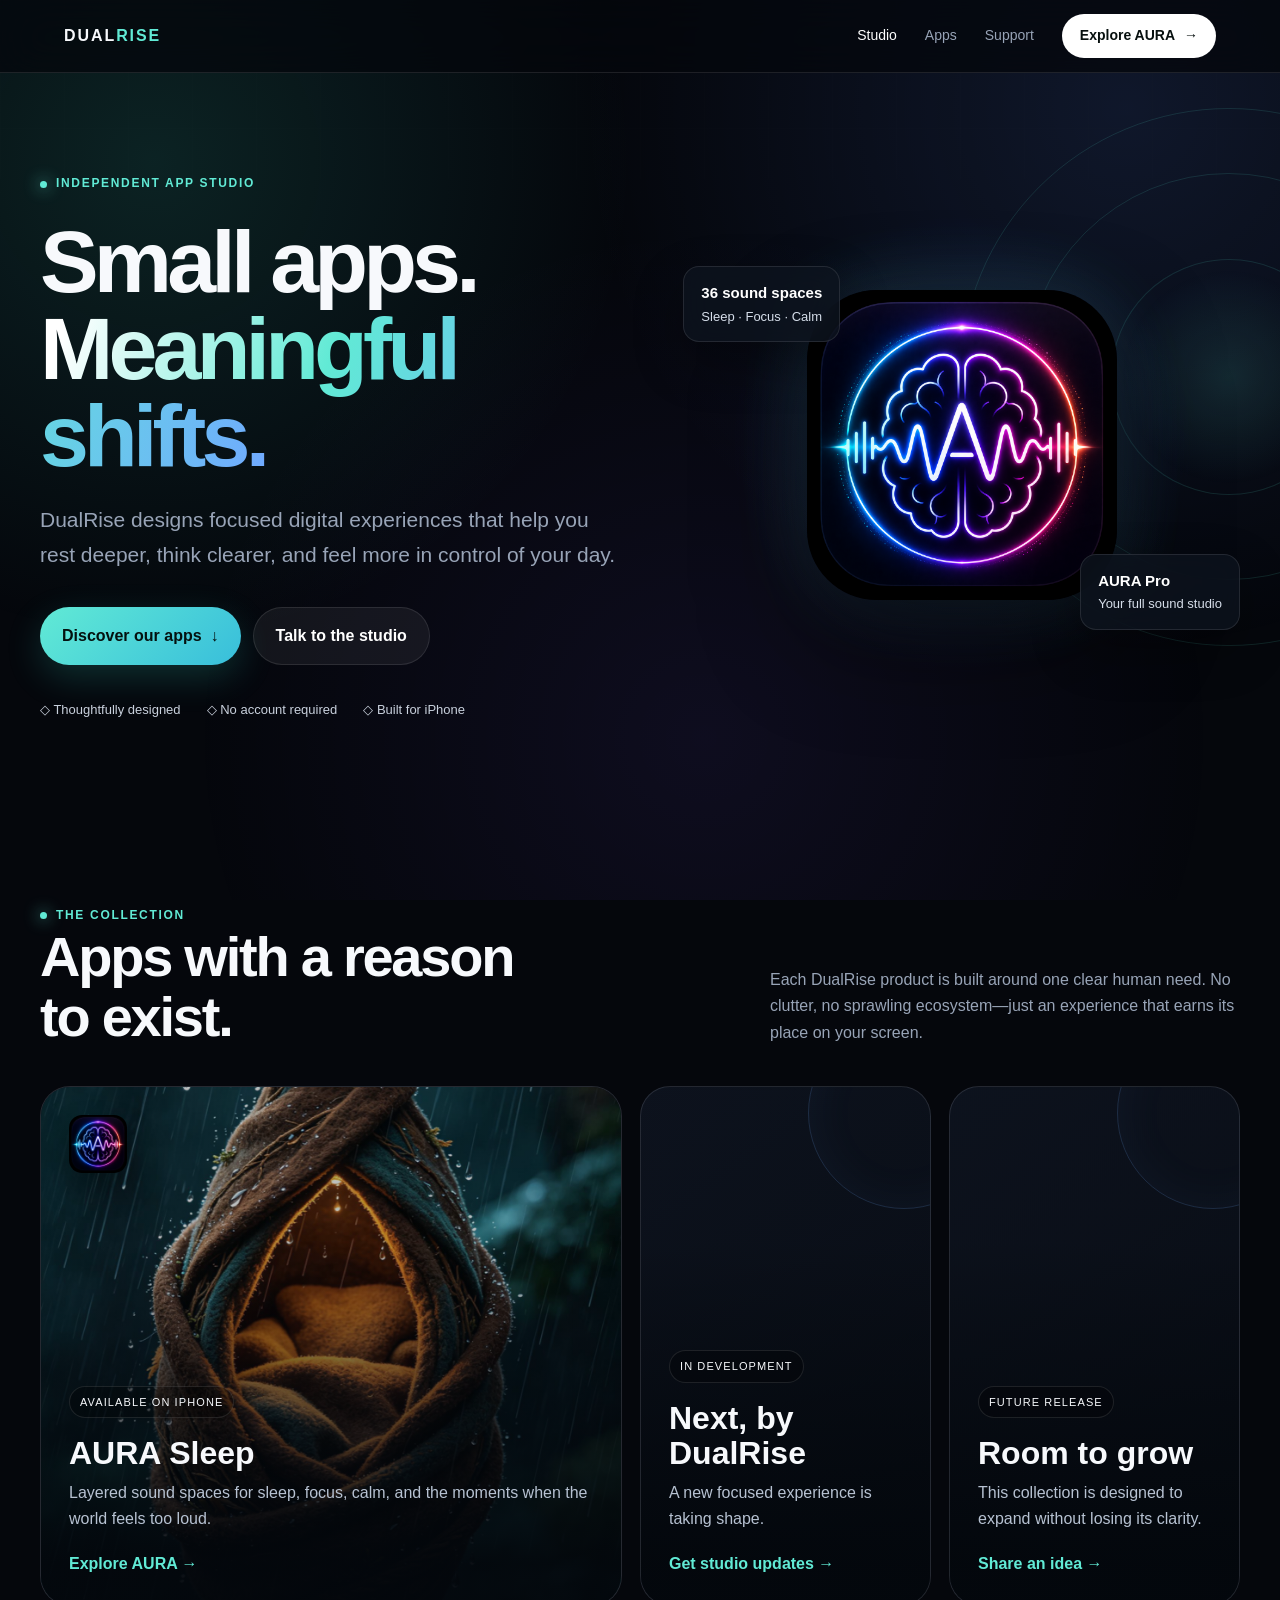
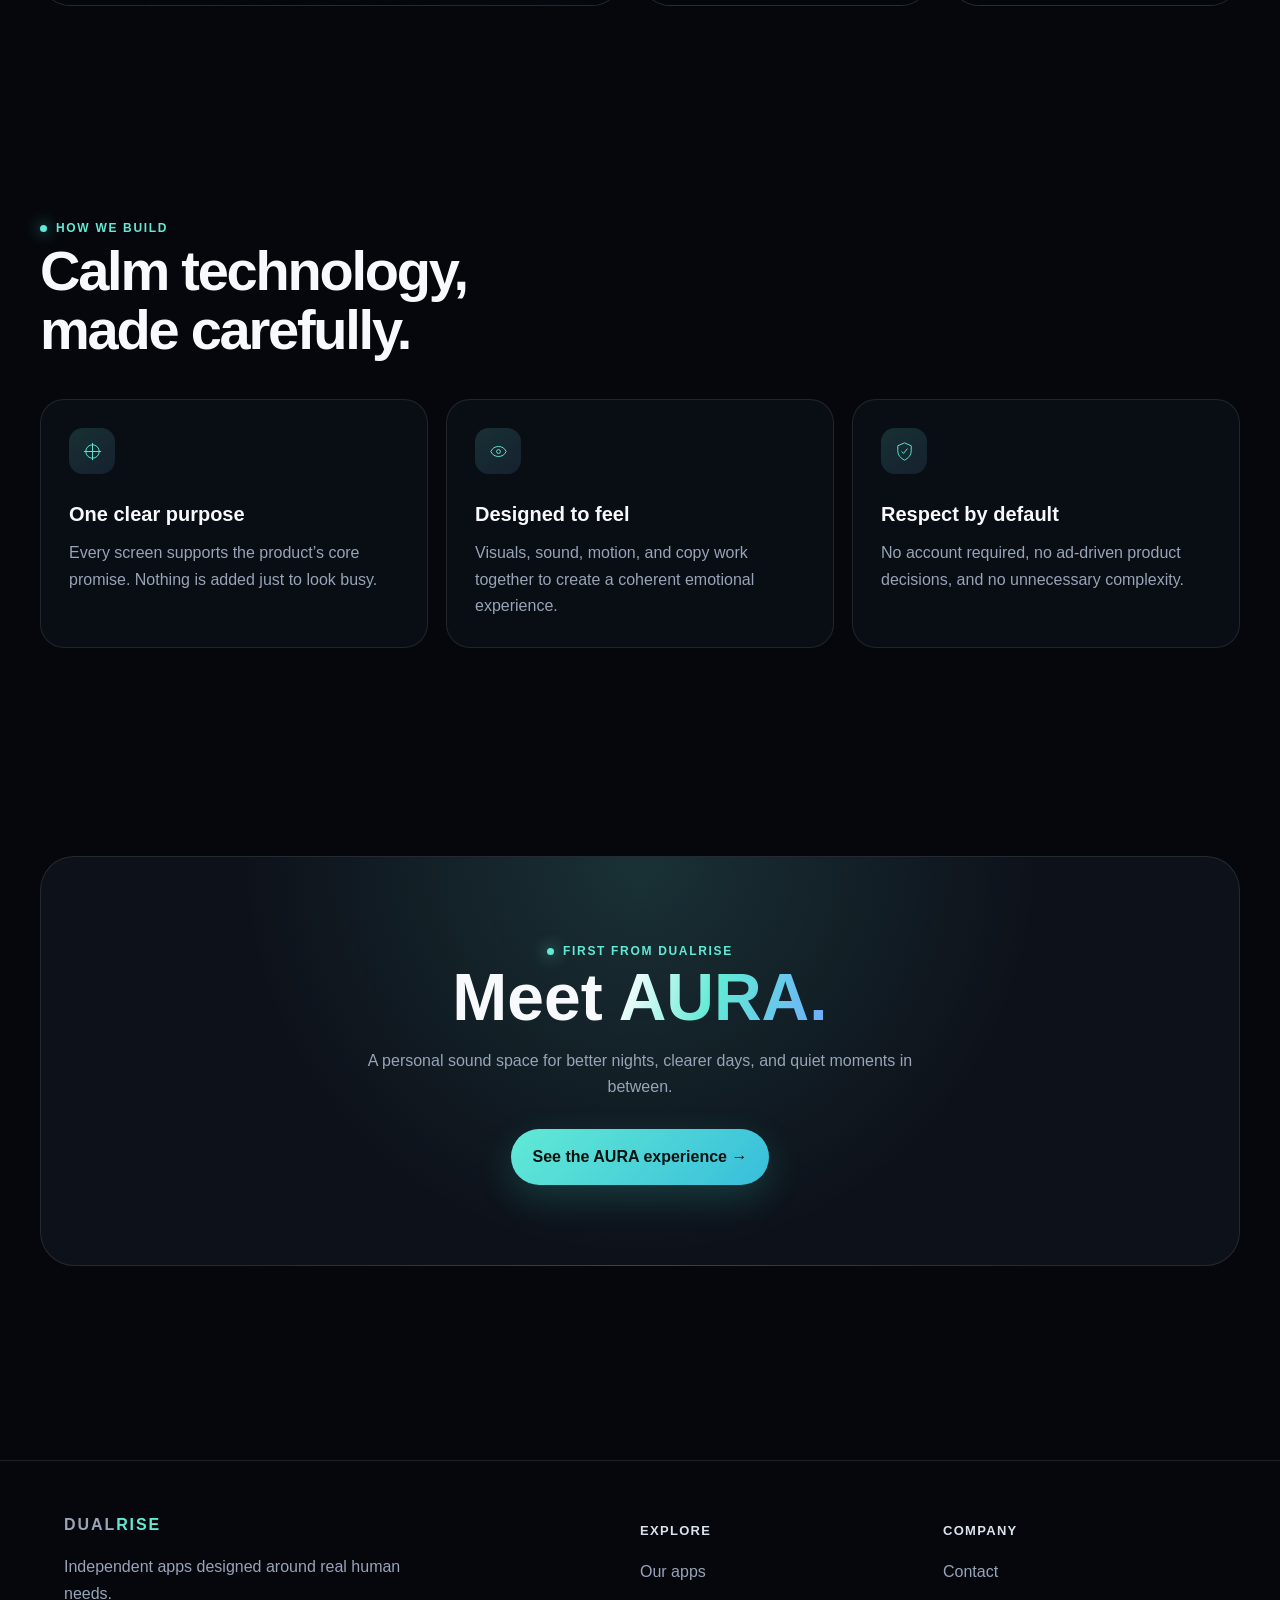
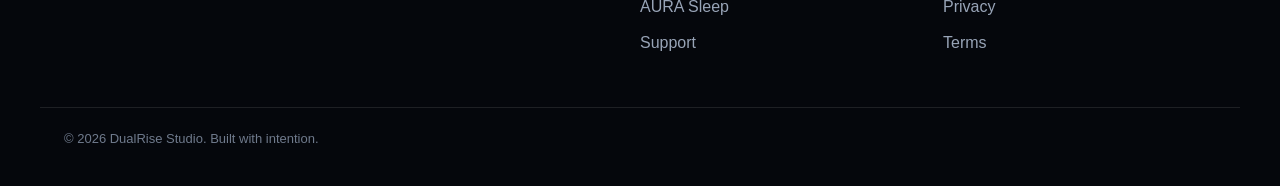
<file: index.html>
<!doctype html><html lang="en"><head><meta charset="utf-8"><meta name="viewport" content="width=device-width,initial-scale=1"><title>DualRise Studio — Apps for Better Days</title><meta name="description" content="DualRise Studio creates beautifully focused apps for rest, focus, and everyday wellbeing."><link rel="stylesheet" href="studio.css"></head><body><div class="ambient"></div><div class="orb"></div><nav class="nav"><div class="nav-inner"><a class="brand" href="index.html">DUAL<i>RISE</i></a><div class="nav-links"><a class="active" href="index.html">Studio</a><a href="#apps">Apps</a><a href="support.html">Support</a><a class="nav-cta" href="aura.html">Explore AURA <span>→</span></a></div></div></nav><main><section class="hero container"><div class="hero-copy"><span class="kicker">Independent app studio</span><h1>Small apps.<br><span class="gradient">Meaningful shifts.</span></h1><p>DualRise designs focused digital experiences that help you rest deeper, think clearer, and feel more in control of your day.</p><div class="actions"><a class="button" href="#apps">Discover our apps <span>↓</span></a><a class="button secondary" href="mailto:support@dualrise.store">Talk to the studio</a></div><div class="proof"><span>◇ Thoughtfully designed</span><span>◇ No account required</span><span>◇ Built for iPhone</span></div></div><div class="showcase"><div class="halo"></div><img class="app-icon" src="assets/aura-icon.png" alt="AURA Sleep app icon"><div class="floating-card fc1"><strong>36 sound spaces</strong>Sleep · Focus · Calm</div><div class="floating-card fc2"><strong>AURA Pro</strong>Your full sound studio</div></div></section>
<section class="section container" id="apps"><div class="section-head"><div><span class="kicker">The collection</span><h2>Apps with a reason<br>to exist.</h2></div><p>Each DualRise product is built around one clear human need. No clutter, no sprawling ecosystem—just an experience that earns its place on your screen.</p></div><div class="product-grid"><article class="product product-featured" style="--image:url('assets/night-cocoon.png')"><img class="product-icon" src="assets/aura-icon.png" alt=""><span class="tag">Available on iPhone</span><h3>AURA Sleep</h3><p>Layered sound spaces for sleep, focus, calm, and the moments when the world feels too loud.</p><a class="product-link" href="aura.html">Explore AURA <span>→</span></a></article><article class="product coming"><span class="tag">In development</span><h3>Next, by DualRise</h3><p>A new focused experience is taking shape.</p><a class="product-link" href="mailto:support@dualrise.store?subject=DualRise%20updates">Get studio updates →</a></article><article class="product coming"><span class="tag">Future release</span><h3>Room to grow</h3><p>This collection is designed to expand without losing its clarity.</p><a class="product-link" href="mailto:support@dualrise.store?subject=DualRise%20product%20idea">Share an idea →</a></article></div></section>
<section class="section container"><div class="section-head"><div><span class="kicker">How we build</span><h2>Calm technology,<br>made carefully.</h2></div></div><div class="principles"><article class="principle"><div class="icon"><svg viewBox="0 0 24 24" fill="none" stroke="currentColor"><path d="M12 3v18M3 12h18"/><circle cx="12" cy="12" r="7"/></svg></div><h3>One clear purpose</h3><p>Every screen supports the product’s core promise. Nothing is added just to look busy.</p></article><article class="principle"><div class="icon"><svg viewBox="0 0 24 24" fill="none" stroke="currentColor"><path d="M4 12c3-7 13-7 16 0-3 7-13 7-16 0Z"/><circle cx="12" cy="12" r="2"/></svg></div><h3>Designed to feel</h3><p>Visuals, sound, motion, and copy work together to create a coherent emotional experience.</p></article><article class="principle"><div class="icon"><svg viewBox="0 0 24 24" fill="none" stroke="currentColor"><path d="M12 3 5 6v5c0 5 3 8 7 10 4-2 7-5 7-10V6l-7-3Z"/><path d="m9 12 2 2 4-5"/></svg></div><h3>Respect by default</h3><p>No account required, no ad-driven product decisions, and no unnecessary complexity.</p></article></div></section>
<section class="section container"><div class="final-cta"><span class="kicker">First from DualRise</span><h2>Meet <span class="gradient">AURA.</span></h2><p>A personal sound space for better nights, clearer days, and quiet moments in between.</p><a class="button" href="aura.html">See the AURA experience →</a></div></section></main><footer class="footer"><div class="footer-inner"><div><a class="brand" href="index.html">DUAL<i>RISE</i></a><p>Independent apps designed around real human needs.</p></div><div><h4>Explore</h4><a href="#apps">Our apps</a><a href="aura.html">AURA Sleep</a><a href="support.html">Support</a></div><div><h4>Company</h4><a href="mailto:support@dualrise.store">Contact</a><a href="privacy.html">Privacy</a><a href="terms.html">Terms</a></div></div><div class="copyright">© 2026 DualRise Studio. Built with intention.</div></footer></body></html>
</file>
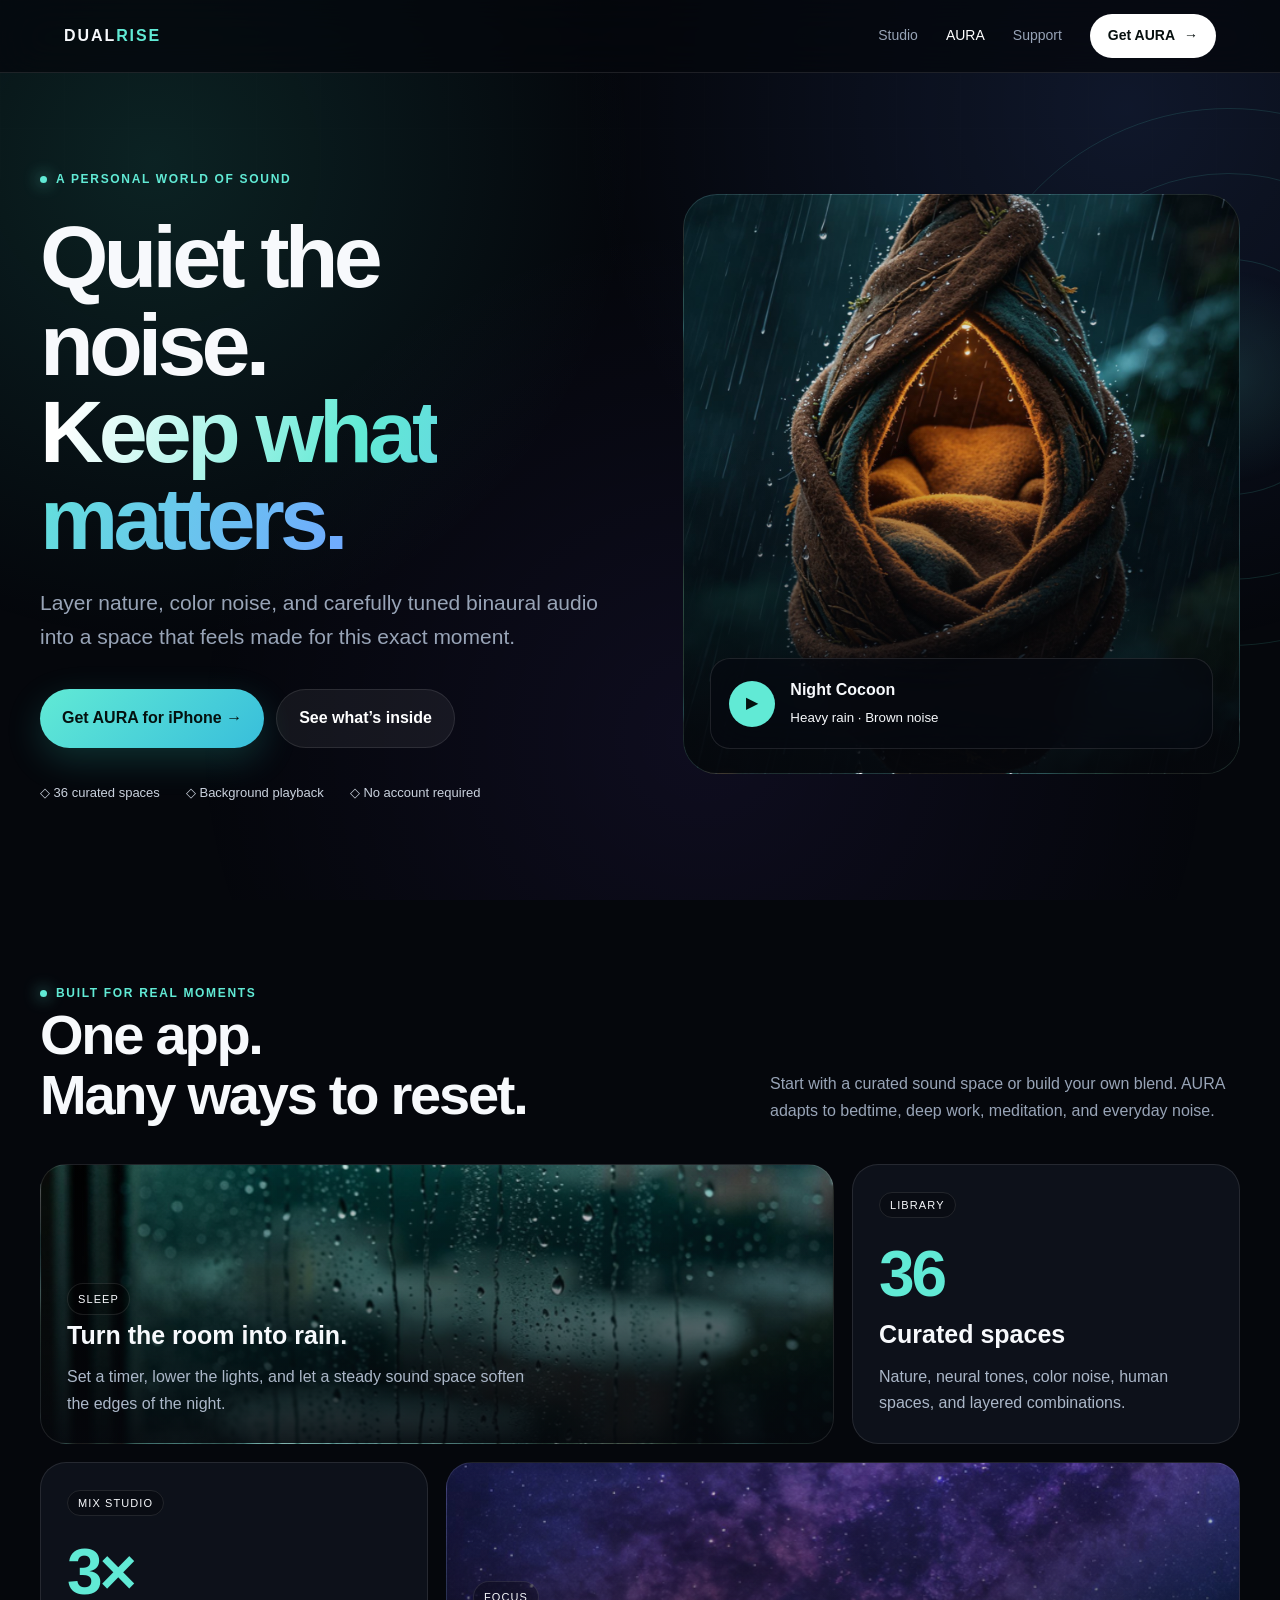
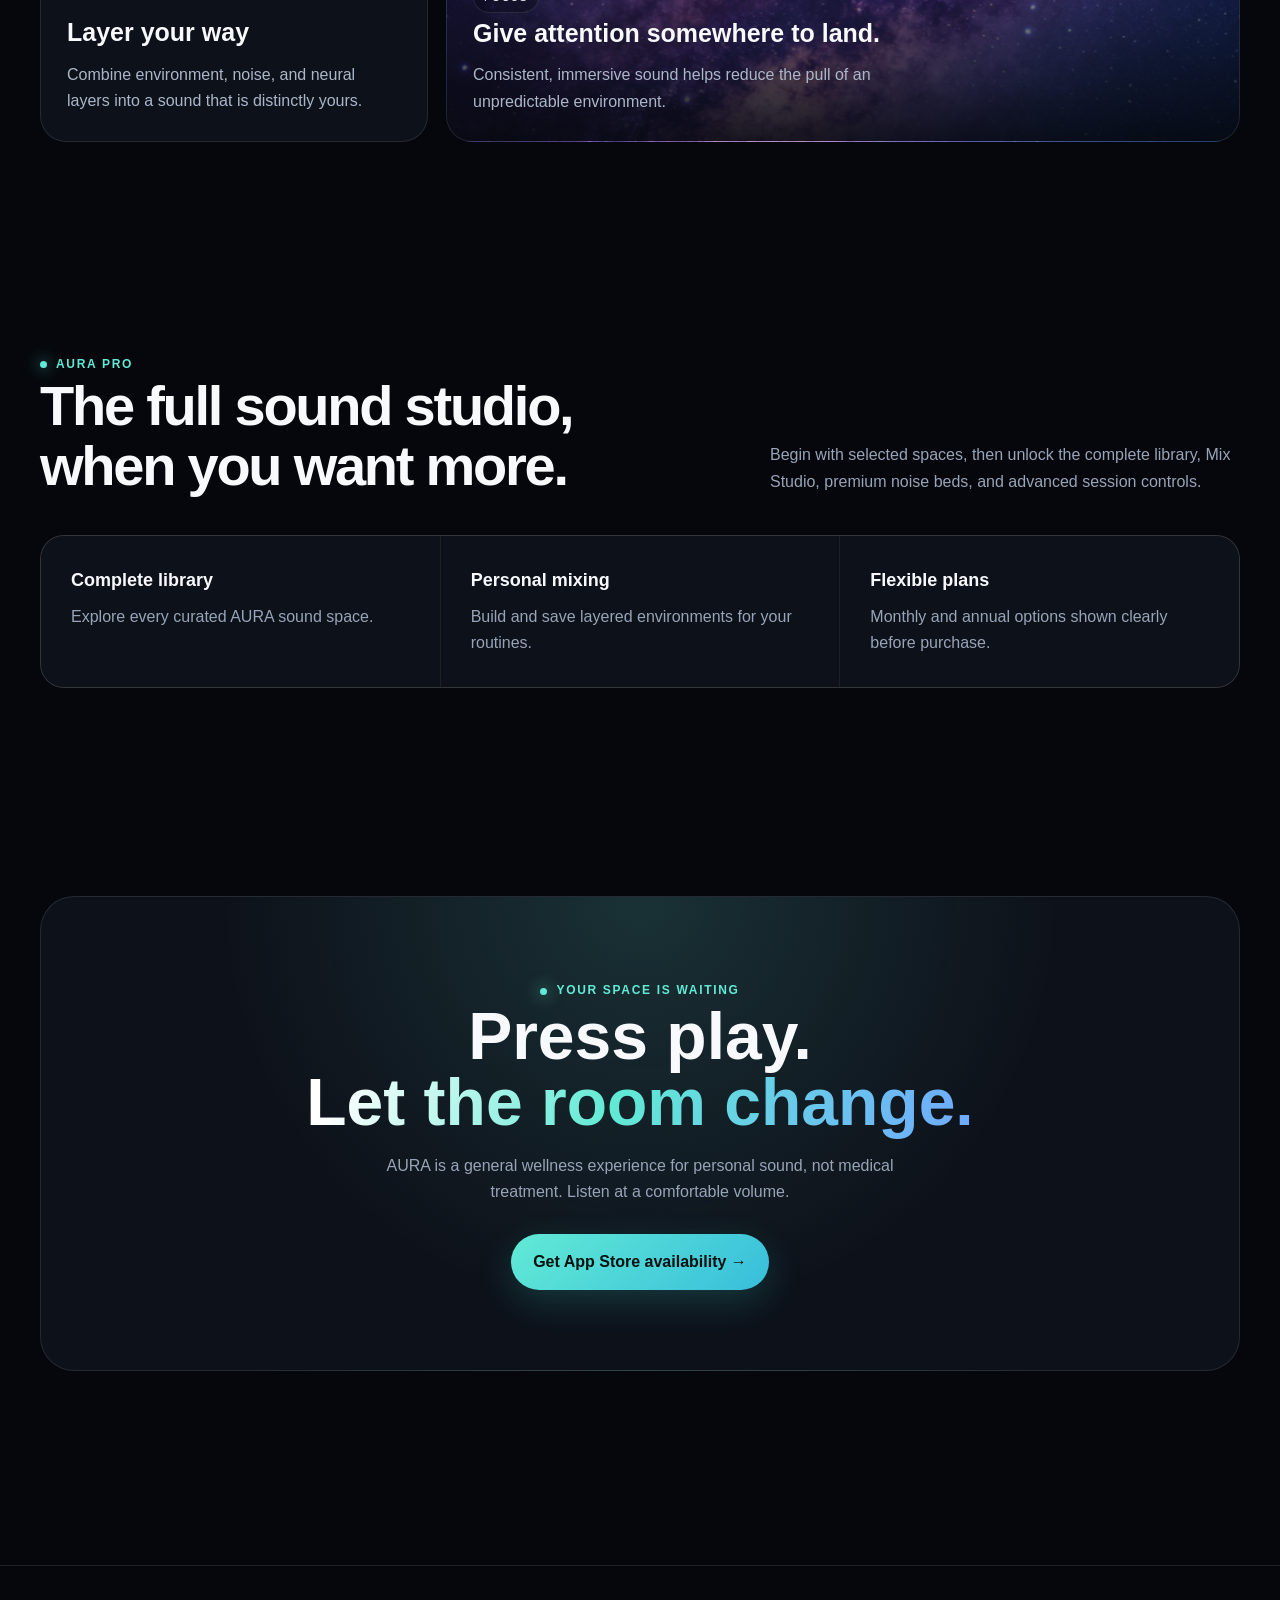
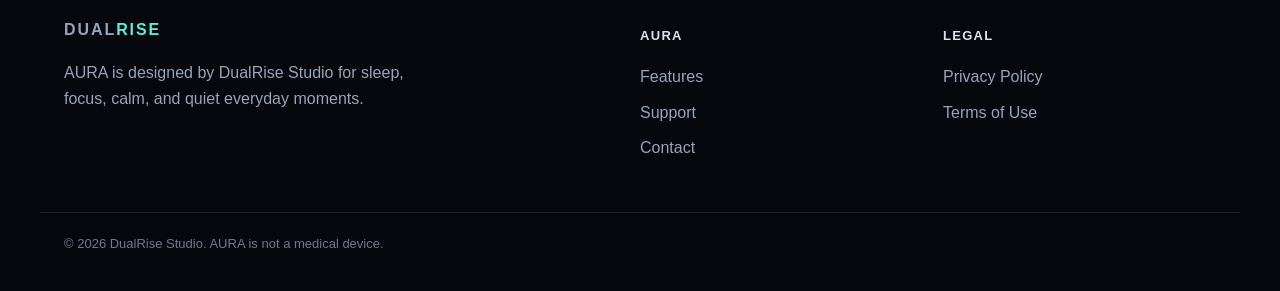
<file: aura.html>
<!doctype html><html lang="en"><head><meta charset="utf-8"><meta name="viewport" content="width=device-width,initial-scale=1"><title>AURA Sleep — Your Space to Rest, Focus & Reset</title><meta name="description" content="AURA combines nature, color noise, and binaural audio into personal sound spaces for sleep, focus, and calm."><link rel="stylesheet" href="studio.css"></head><body><div class="ambient"></div><div class="orb"></div><nav class="nav"><div class="nav-inner"><a class="brand" href="index.html">DUAL<i>RISE</i></a><div class="nav-links"><a href="index.html">Studio</a><a class="active" href="aura.html">AURA</a><a href="support.html">Support</a><a class="nav-cta" href="mailto:support@dualrise.store?subject=AURA%20App%20Store%20availability">Get AURA <span>→</span></a></div></div></nav><main><section class="hero aura-hero container"><div class="hero-copy"><span class="kicker">A personal world of sound</span><h1>Quiet the noise.<br><span class="gradient">Keep what matters.</span></h1><p>Layer nature, color noise, and carefully tuned binaural audio into a space that feels made for this exact moment.</p><div class="actions"><a class="button" href="mailto:support@dualrise.store?subject=AURA%20App%20Store%20availability">Get AURA for iPhone →</a><a class="button secondary" href="#inside">See what’s inside</a></div><div class="proof"><span>◇ 36 curated spaces</span><span>◇ Background playback</span><span>◇ No account required</span></div></div><div class="aura-visual"><div class="now-playing"><div class="play">▶</div><div><strong>Night Cocoon</strong><br><small>Heavy rain · Brown noise</small></div><div class="wave"><i></i><i></i><i></i><i></i></div></div></div></section>
<section class="section container" id="inside"><div class="section-head"><div><span class="kicker">Built for real moments</span><h2>One app.<br>Many ways to reset.</h2></div><p>Start with a curated sound space or build your own blend. AURA adapts to bedtime, deep work, meditation, and everyday noise.</p></div><div class="feature-bento"><article class="bento wide image" style="--image:url('assets/rain-glass.png')"><span class="tag">Sleep</span><h3>Turn the room into rain.</h3><p>Set a timer, lower the lights, and let a steady sound space soften the edges of the night.</p></article><article class="bento"><span class="tag">Library</span><div class="metric">36</div><h3>Curated spaces</h3><p>Nature, neural tones, color noise, human spaces, and layered combinations.</p></article><article class="bento"><span class="tag">Mix Studio</span><div class="metric">3×</div><h3>Layer your way</h3><p>Combine environment, noise, and neural layers into a sound that is distinctly yours.</p></article><article class="bento wide image" style="--image:url('assets/deep-focus.png')"><span class="tag">Focus</span><h3>Give attention somewhere to land.</h3><p>Consistent, immersive sound helps reduce the pull of an unpredictable environment.</p></article></div></section>
<section class="section container"><div class="section-head"><div><span class="kicker">AURA Pro</span><h2>The full sound studio,<br>when you want more.</h2></div><p>Begin with selected spaces, then unlock the complete library, Mix Studio, premium noise beds, and advanced session controls.</p></div><div class="value-strip"><div class="value"><strong>Complete library</strong><span>Explore every curated AURA sound space.</span></div><div class="value"><strong>Personal mixing</strong><span>Build and save layered environments for your routines.</span></div><div class="value"><strong>Flexible plans</strong><span>Monthly and annual options shown clearly before purchase.</span></div></div></section>
<section class="section container"><div class="final-cta"><span class="kicker">Your space is waiting</span><h2>Press play.<br><span class="gradient">Let the room change.</span></h2><p>AURA is a general wellness experience for personal sound, not medical treatment. Listen at a comfortable volume.</p><a class="button" href="mailto:support@dualrise.store?subject=AURA%20App%20Store%20availability">Get App Store availability →</a></div></section></main><footer class="footer"><div class="footer-inner"><div><a class="brand" href="index.html">DUAL<i>RISE</i></a><p>AURA is designed by DualRise Studio for sleep, focus, calm, and quiet everyday moments.</p></div><div><h4>AURA</h4><a href="#inside">Features</a><a href="support.html">Support</a><a href="mailto:support@dualrise.store">Contact</a></div><div><h4>Legal</h4><a href="privacy.html">Privacy Policy</a><a href="terms.html">Terms of Use</a></div></div><div class="copyright">© 2026 DualRise Studio. AURA is not a medical device.</div></footer></body></html>
</file>
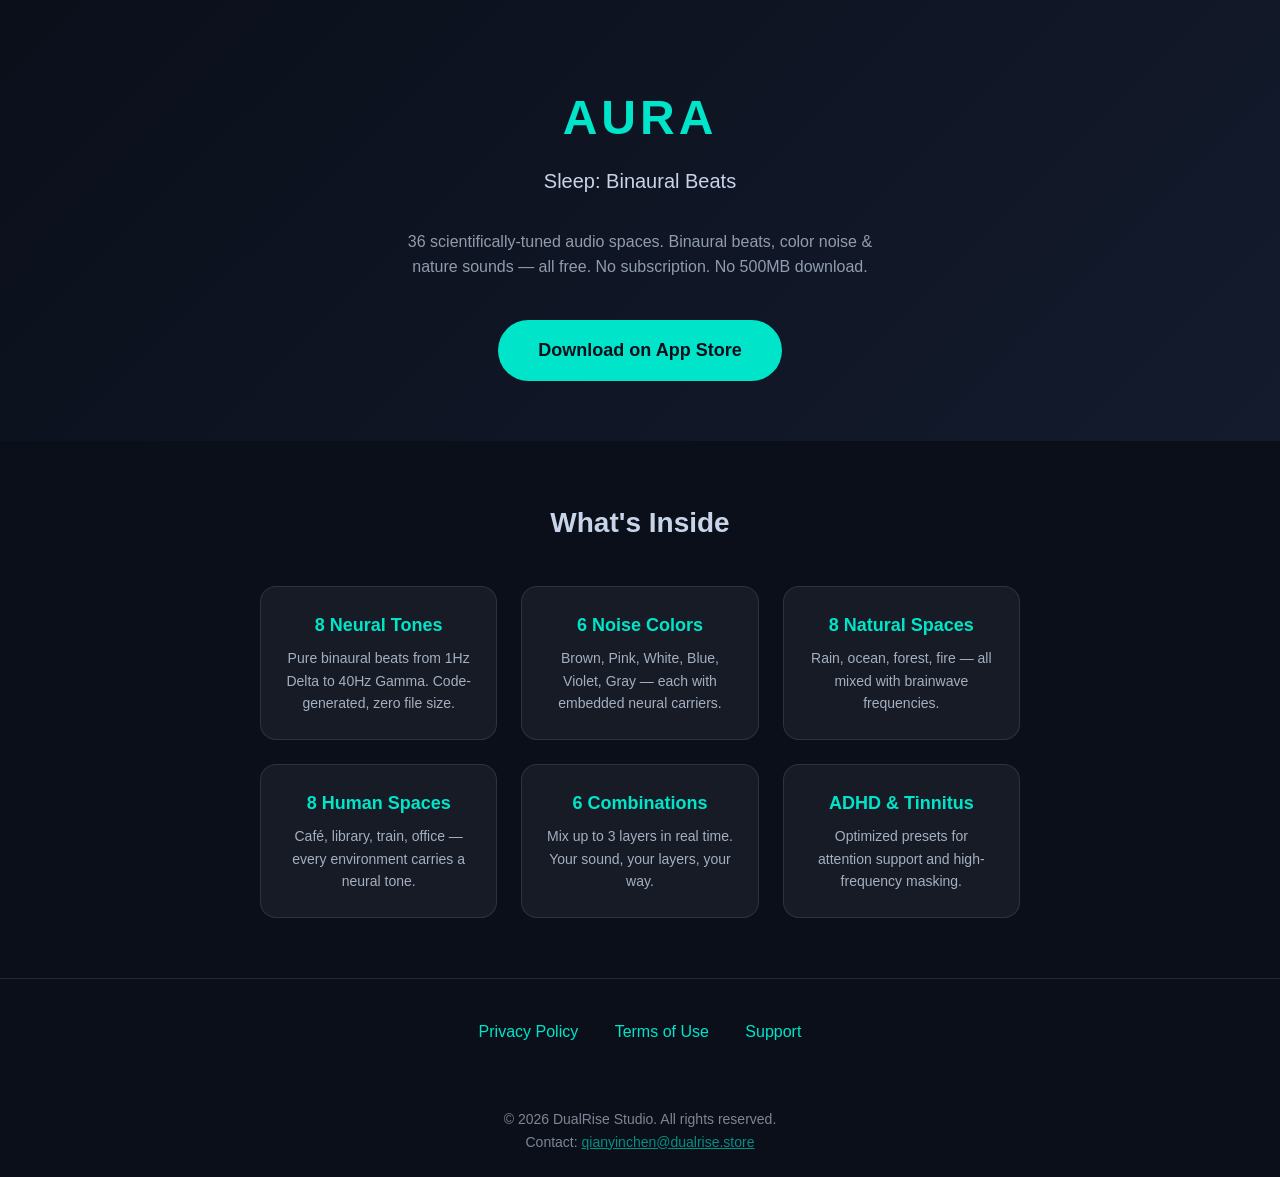
<file: index .html>
<!DOCTYPE html>
<html lang="en">
<head>
    <meta charset="UTF-8">
    <meta name="viewport" content="width=device-width, initial-scale=1.0">
    <title>AURA Sleep: Binaural Beats - DualRise Studio</title>
    <style>
        * { margin: 0; padding: 0; box-sizing: border-box; }
        body {
            font-family: -apple-system, BlinkMacSystemFont, 'Segoe UI', Roboto, Helvetica, Arial, sans-serif;
            line-height: 1.6;
            color: #fff;
            background: #0a0f1a;
            min-height: 100vh;
        }
        .hero {
            text-align: center;
            padding: 80px 20px 60px;
            background: linear-gradient(135deg, #0a0f1a 0%, #141b2d 100%);
        }
        .logo {
            font-size: 48px;
            font-weight: 700;
            color: #00e5c9;
            margin-bottom: 8px;
            letter-spacing: 4px;
        }
        .tagline {
            font-size: 20px;
            color: #c8d5e8;
            margin-bottom: 32px;
        }
        .subtitle {
            font-size: 16px;
            color: #c8d5e8;
            opacity: 0.7;
            max-width: 500px;
            margin: 0 auto 40px;
        }
        .cta-btn {
            display: inline-block;
            background: #00e5c9;
            color: #0a0f1a;
            padding: 16px 40px;
            border-radius: 32px;
            font-weight: 700;
            font-size: 18px;
            text-decoration: none;
            transition: transform 0.2s;
        }
        .cta-btn:hover {
            transform: scale(1.05);
            text-decoration: none;
        }
        .features {
            padding: 60px 20px;
            max-width: 800px;
            margin: 0 auto;
        }
        .features h2 {
            font-size: 28px;
            text-align: center;
            margin-bottom: 40px;
            color: #c8d5e8;
        }
        .feature-grid {
            display: grid;
            grid-template-columns: repeat(auto-fit, minmax(220px, 1fr));
            gap: 24px;
        }
        .feature-card {
            background: rgba(255,255,255,0.05);
            border-radius: 16px;
            padding: 24px;
            text-align: center;
            border: 1px solid rgba(255,255,255,0.1);
        }
        .feature-card h3 {
            font-size: 18px;
            color: #00e5c9;
            margin-bottom: 8px;
        }
        .feature-card p {
            font-size: 14px;
            color: #c8d5e8;
            opacity: 0.8;
        }
        .links {
            text-align: center;
            padding: 40px 20px;
            border-top: 1px solid rgba(255,255,255,0.1);
        }
        .links a {
            color: #00e5c9;
            text-decoration: none;
            margin: 0 16px;
            font-size: 16px;
        }
        .links a:hover {
            text-decoration: underline;
        }
        .footer {
            text-align: center;
            padding: 24px 20px;
            font-size: 14px;
            color: #c8d5e8;
            opacity: 0.6;
        }
        .footer a {
            color: #00e5c9;
        }
        @media (max-width: 600px) {
            .logo { font-size: 36px; }
            .tagline { font-size: 18px; }
            .feature-grid { grid-template-columns: 1fr; }
        }
    </style>
</head>
<body>
    <div class="hero">
        <div class="logo">AURA</div>
        <div class="tagline">Sleep: Binaural Beats</div>
        <div class="subtitle">36 scientifically-tuned audio spaces. Binaural beats, color noise & nature sounds — all free. No subscription. No 500MB download.</div>
        <a href="https://apps.apple.com/app/aura-sleep-binaural-beats" class="cta-btn">Download on App Store</a>
    </div>

    <div class="features">
        <h2>What's Inside</h2>
        <div class="feature-grid">
            <div class="feature-card">
                <h3>8 Neural Tones</h3>
                <p>Pure binaural beats from 1Hz Delta to 40Hz Gamma. Code-generated, zero file size.</p>
            </div>
            <div class="feature-card">
                <h3>6 Noise Colors</h3>
                <p>Brown, Pink, White, Blue, Violet, Gray — each with embedded neural carriers.</p>
            </div>
            <div class="feature-card">
                <h3>8 Natural Spaces</h3>
                <p>Rain, ocean, forest, fire — all mixed with brainwave frequencies.</p>
            </div>
            <div class="feature-card">
                <h3>8 Human Spaces</h3>
                <p>Café, library, train, office — every environment carries a neural tone.</p>
            </div>
            <div class="feature-card">
                <h3>6 Combinations</h3>
                <p>Mix up to 3 layers in real time. Your sound, your layers, your way.</p>
            </div>
            <div class="feature-card">
                <h3>ADHD & Tinnitus</h3>
                <p>Optimized presets for attention support and high-frequency masking.</p>
            </div>
        </div>
    </div>

    <div class="links">
        <a href="https://dualrise.store/privacy">Privacy Policy</a>
        <a href="https://dualrise.store/terms">Terms of Use</a>
        <a href="https://dualrise.store/support">Support</a>
    </div>

    <div class="footer">
        <p>© 2026 DualRise Studio. All rights reserved.</p>
        <p>Contact: <a href="mailto:qianyinchen@dualrise.store">qianyinchen@dualrise.store</a></p>
    </div>
</body>
</html>
</file>
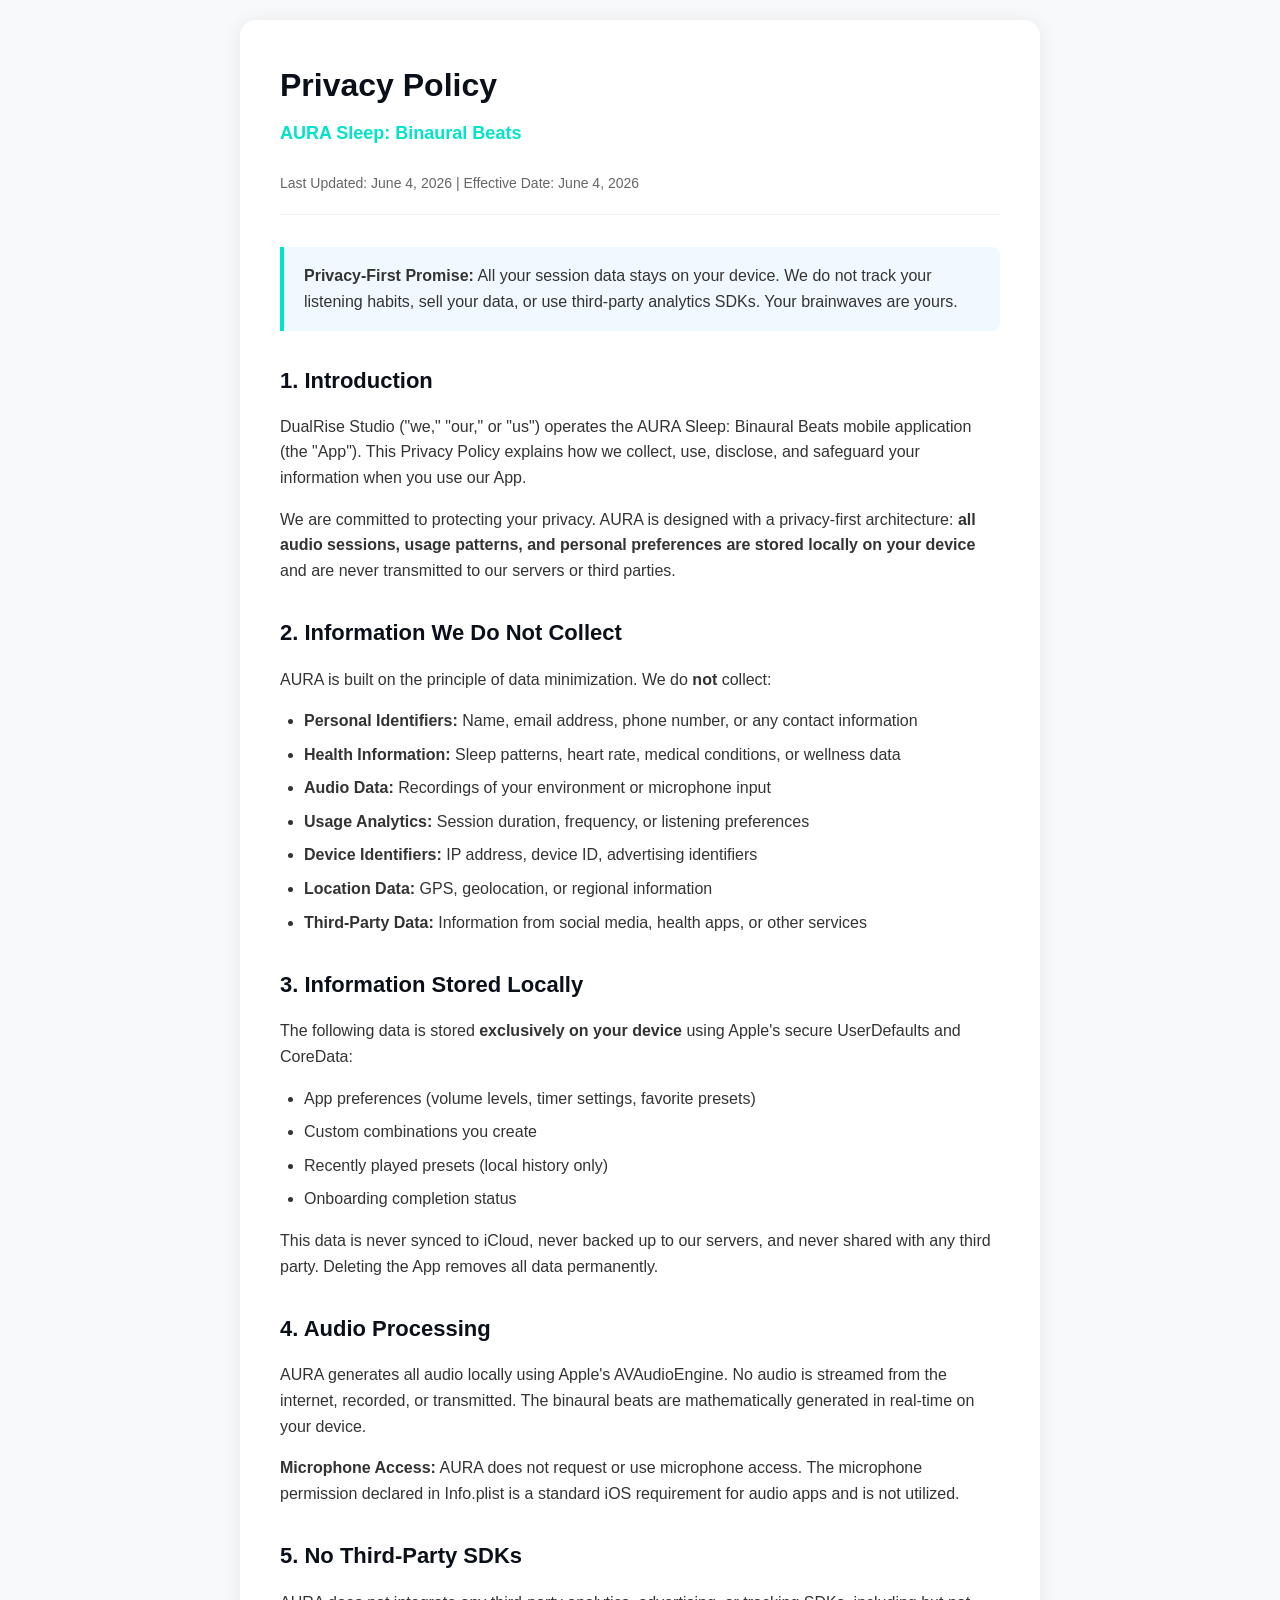
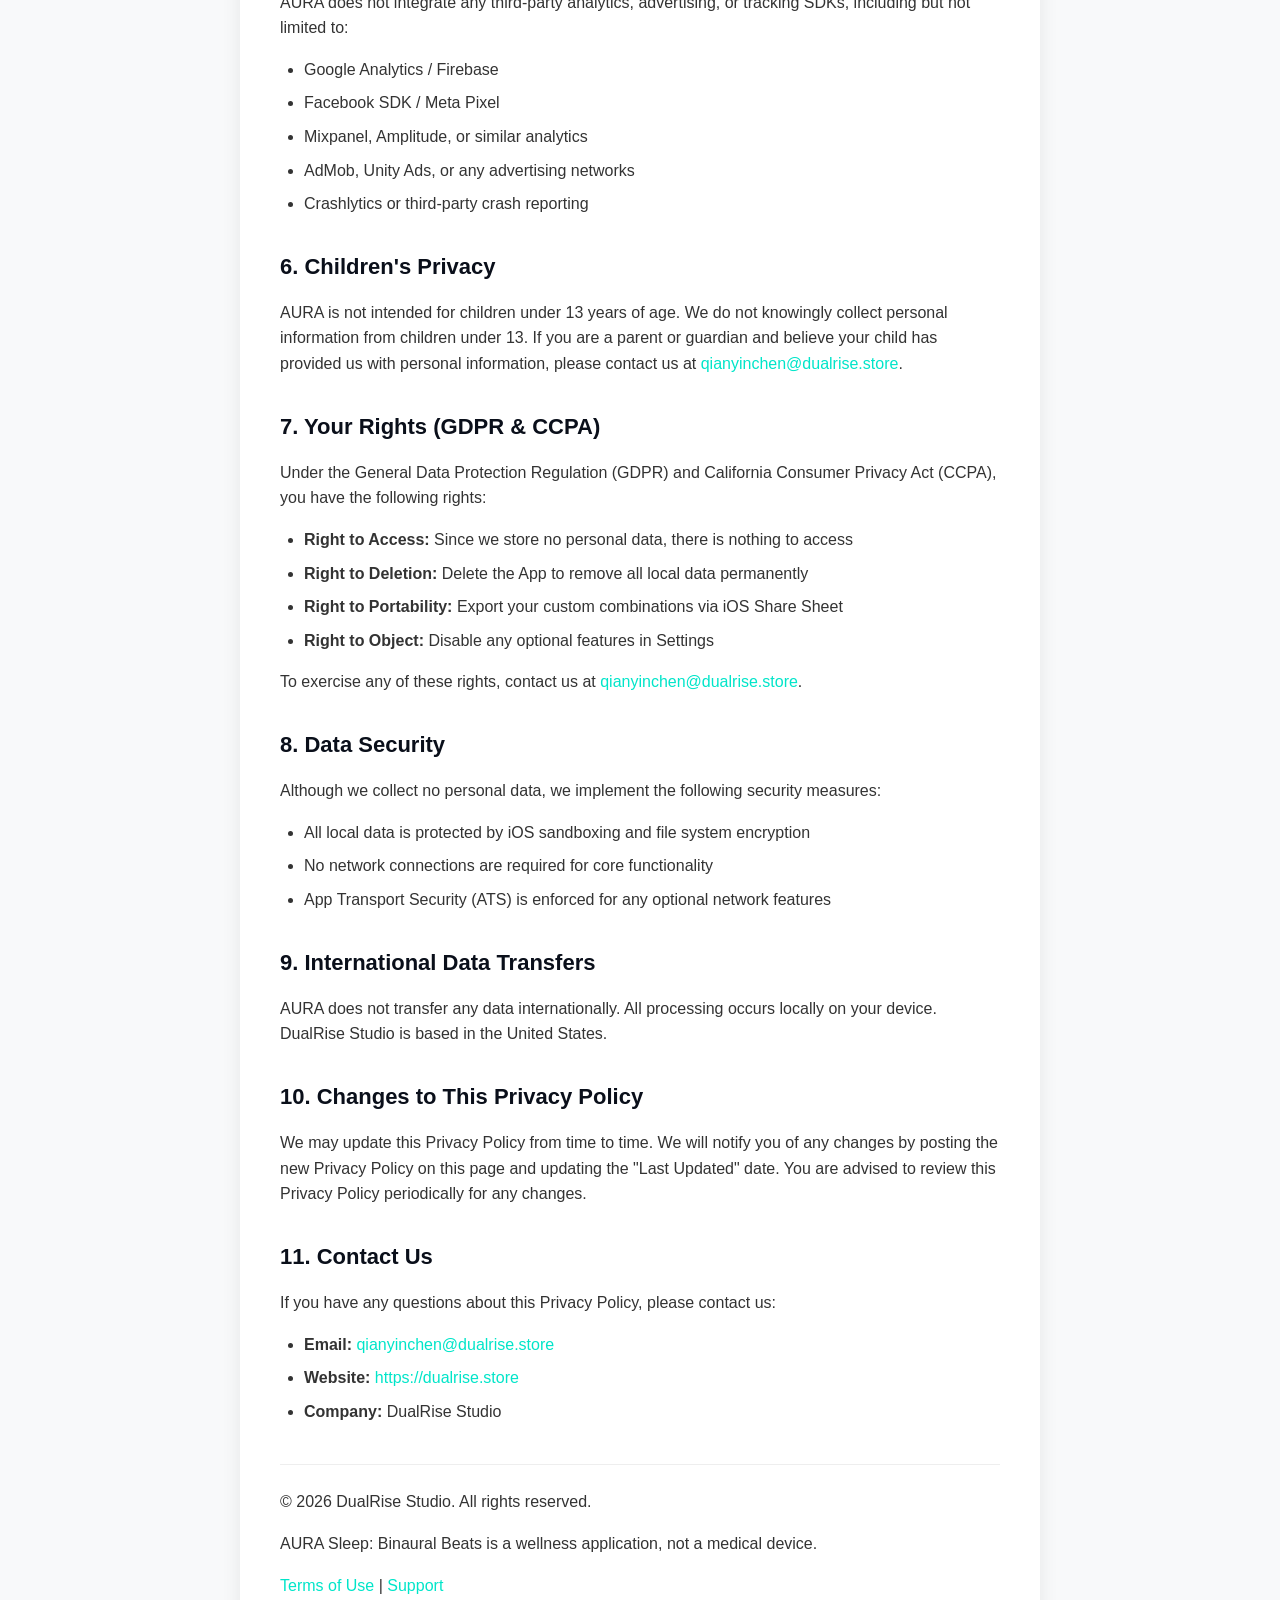
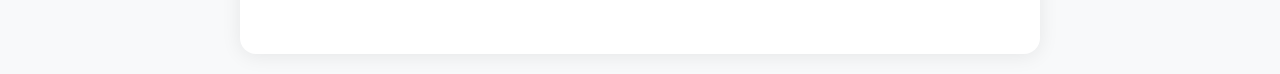
<file: privacy .html>
<!DOCTYPE html>
<html lang="en">
<head>
    <meta charset="UTF-8">
    <meta name="viewport" content="width=device-width, initial-scale=1.0">
    <title>Privacy Policy - AURA Sleep: Binaural Beats</title>
    <style>
        * { margin: 0; padding: 0; box-sizing: border-box; }
        body {
            font-family: -apple-system, BlinkMacSystemFont, 'Segoe UI', Roboto, Helvetica, Arial, sans-serif;
            line-height: 1.6;
            color: #1a1a2e;
            background: #f8f9fa;
            padding: 20px;
        }
        .container {
            max-width: 800px;
            margin: 0 auto;
            background: #fff;
            padding: 40px;
            border-radius: 16px;
            box-shadow: 0 2px 20px rgba(0,0,0,0.08);
        }
        h1 {
            font-size: 32px;
            font-weight: 700;
            color: #0a0f1a;
            margin-bottom: 8px;
        }
        .app-name {
            font-size: 18px;
            color: #00e5c9;
            font-weight: 600;
            margin-bottom: 24px;
        }
        .last-updated {
            font-size: 14px;
            color: #666;
            margin-bottom: 32px;
            padding-bottom: 20px;
            border-bottom: 1px solid #eee;
        }
        h2 {
            font-size: 22px;
            font-weight: 600;
            color: #0a0f1a;
            margin-top: 32px;
            margin-bottom: 16px;
        }
        h3 {
            font-size: 18px;
            font-weight: 600;
            color: #1a1a2e;
            margin-top: 24px;
            margin-bottom: 12px;
        }
        p {
            margin-bottom: 16px;
            font-size: 16px;
            color: #333;
        }
        ul, ol {
            margin-left: 24px;
            margin-bottom: 16px;
        }
        li {
            margin-bottom: 8px;
            font-size: 16px;
            color: #333;
        }
        .highlight-box {
            background: #f0f9ff;
            border-left: 4px solid #00e5c9;
            padding: 16px 20px;
            margin: 20px 0;
            border-radius: 0 8px 8px 0;
        }
        .highlight-box p {
            margin: 0;
            font-weight: 500;
        }
        a {
            color: #00e5c9;
            text-decoration: none;
        }
        a:hover {
            text-decoration: underline;
        }
        .footer {
            margin-top: 40px;
            padding-top: 24px;
            border-top: 1px solid #eee;
            font-size: 14px;
            color: #666;
        }
        .footer a {
            color: #00e5c9;
        }
        @media (max-width: 600px) {
            .container { padding: 24px; }
            h1 { font-size: 26px; }
            h2 { font-size: 20px; }
        }
    </style>
</head>
<body>
    <div class="container">
        <h1>Privacy Policy</h1>
        <div class="app-name">AURA Sleep: Binaural Beats</div>
        <div class="last-updated">Last Updated: June 4, 2026 | Effective Date: June 4, 2026</div>

        <div class="highlight-box">
            <p><strong>Privacy-First Promise:</strong> All your session data stays on your device. We do not track your listening habits, sell your data, or use third-party analytics SDKs. Your brainwaves are yours.</p>
        </div>

        <h2>1. Introduction</h2>
        <p>DualRise Studio ("we," "our," or "us") operates the AURA Sleep: Binaural Beats mobile application (the "App"). This Privacy Policy explains how we collect, use, disclose, and safeguard your information when you use our App.</p>
        <p>We are committed to protecting your privacy. AURA is designed with a privacy-first architecture: <strong>all audio sessions, usage patterns, and personal preferences are stored locally on your device</strong> and are never transmitted to our servers or third parties.</p>

        <h2>2. Information We Do Not Collect</h2>
        <p>AURA is built on the principle of data minimization. We do <strong>not</strong> collect:</p>
        <ul>
            <li><strong>Personal Identifiers:</strong> Name, email address, phone number, or any contact information</li>
            <li><strong>Health Information:</strong> Sleep patterns, heart rate, medical conditions, or wellness data</li>
            <li><strong>Audio Data:</strong> Recordings of your environment or microphone input</li>
            <li><strong>Usage Analytics:</strong> Session duration, frequency, or listening preferences</li>
            <li><strong>Device Identifiers:</strong> IP address, device ID, advertising identifiers</li>
            <li><strong>Location Data:</strong> GPS, geolocation, or regional information</li>
            <li><strong>Third-Party Data:</strong> Information from social media, health apps, or other services</li>
        </ul>

        <h2>3. Information Stored Locally</h2>
        <p>The following data is stored <strong>exclusively on your device</strong> using Apple's secure UserDefaults and CoreData:</p>
        <ul>
            <li>App preferences (volume levels, timer settings, favorite presets)</li>
            <li>Custom combinations you create</li>
            <li>Recently played presets (local history only)</li>
            <li>Onboarding completion status</li>
        </ul>
        <p>This data is never synced to iCloud, never backed up to our servers, and never shared with any third party. Deleting the App removes all data permanently.</p>

        <h2>4. Audio Processing</h2>
        <p>AURA generates all audio locally using Apple's AVAudioEngine. No audio is streamed from the internet, recorded, or transmitted. The binaural beats are mathematically generated in real-time on your device.</p>
        <p><strong>Microphone Access:</strong> AURA does not request or use microphone access. The microphone permission declared in Info.plist is a standard iOS requirement for audio apps and is not utilized.</p>

        <h2>5. No Third-Party SDKs</h2>
        <p>AURA does not integrate any third-party analytics, advertising, or tracking SDKs, including but not limited to:</p>
        <ul>
            <li>Google Analytics / Firebase</li>
            <li>Facebook SDK / Meta Pixel</li>
            <li>Mixpanel, Amplitude, or similar analytics</li>
            <li>AdMob, Unity Ads, or any advertising networks</li>
            <li>Crashlytics or third-party crash reporting</li>
        </ul>

        <h2>6. Children's Privacy</h2>
        <p>AURA is not intended for children under 13 years of age. We do not knowingly collect personal information from children under 13. If you are a parent or guardian and believe your child has provided us with personal information, please contact us at <a href="mailto:qianyinchen@dualrise.store">qianyinchen@dualrise.store</a>.</p>

        <h2>7. Your Rights (GDPR & CCPA)</h2>
        <p>Under the General Data Protection Regulation (GDPR) and California Consumer Privacy Act (CCPA), you have the following rights:</p>
        <ul>
            <li><strong>Right to Access:</strong> Since we store no personal data, there is nothing to access</li>
            <li><strong>Right to Deletion:</strong> Delete the App to remove all local data permanently</li>
            <li><strong>Right to Portability:</strong> Export your custom combinations via iOS Share Sheet</li>
            <li><strong>Right to Object:</strong> Disable any optional features in Settings</li>
        </ul>
        <p>To exercise any of these rights, contact us at <a href="mailto:qianyinchen@dualrise.store">qianyinchen@dualrise.store</a>.</p>

        <h2>8. Data Security</h2>
        <p>Although we collect no personal data, we implement the following security measures:</p>
        <ul>
            <li>All local data is protected by iOS sandboxing and file system encryption</li>
            <li>No network connections are required for core functionality</li>
            <li>App Transport Security (ATS) is enforced for any optional network features</li>
        </ul>

        <h2>9. International Data Transfers</h2>
        <p>AURA does not transfer any data internationally. All processing occurs locally on your device. DualRise Studio is based in the United States.</p>

        <h2>10. Changes to This Privacy Policy</h2>
        <p>We may update this Privacy Policy from time to time. We will notify you of any changes by posting the new Privacy Policy on this page and updating the "Last Updated" date. You are advised to review this Privacy Policy periodically for any changes.</p>

        <h2>11. Contact Us</h2>
        <p>If you have any questions about this Privacy Policy, please contact us:</p>
        <ul>
            <li><strong>Email:</strong> <a href="mailto:qianyinchen@dualrise.store">qianyinchen@dualrise.store</a></li>
            <li><strong>Website:</strong> <a href="https://dualrise.store">https://dualrise.store</a></li>
            <li><strong>Company:</strong> DualRise Studio</li>
        </ul>

        <div class="footer">
            <p>© 2026 DualRise Studio. All rights reserved.</p>
            <p>AURA Sleep: Binaural Beats is a wellness application, not a medical device.</p>
            <p><a href="https://dualrise.store/terms">Terms of Use</a> | <a href="https://dualrise.store/support">Support</a></p>
        </div>
    </div>
</body>
</html>
</file>
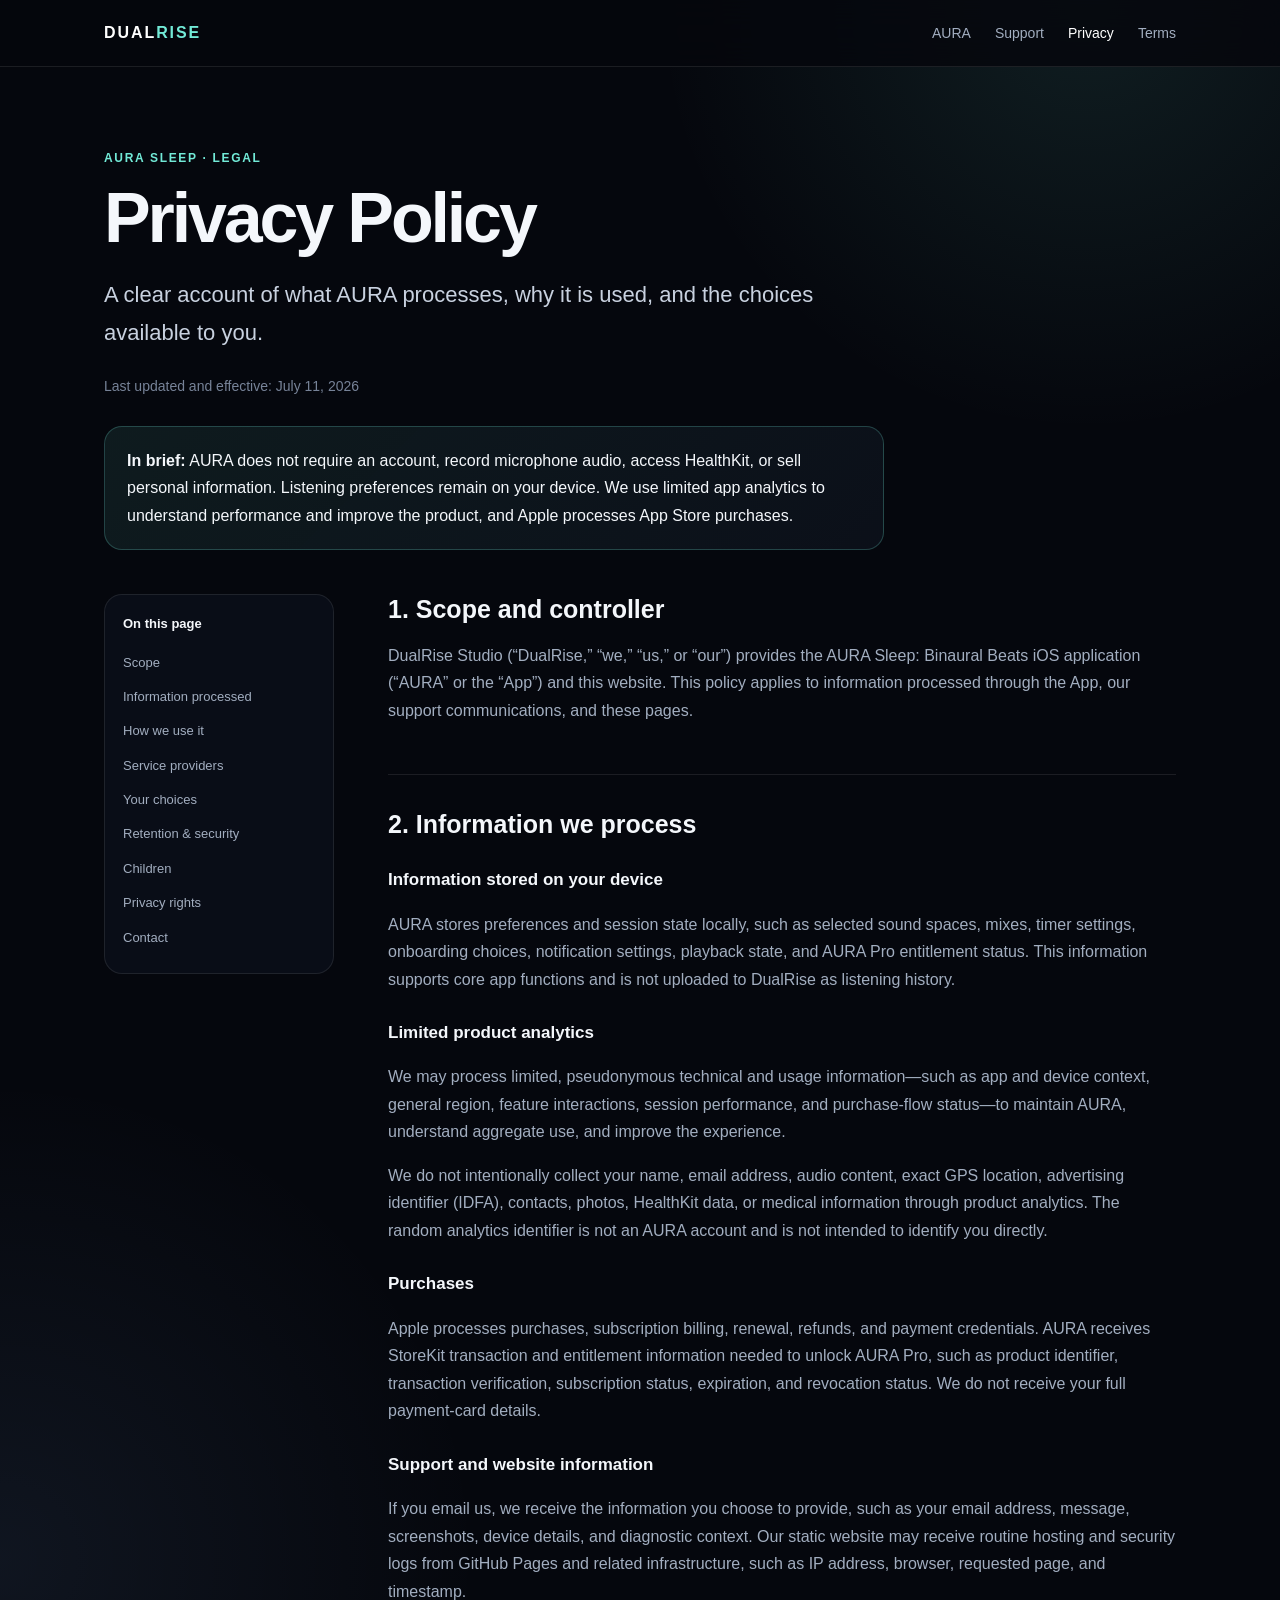
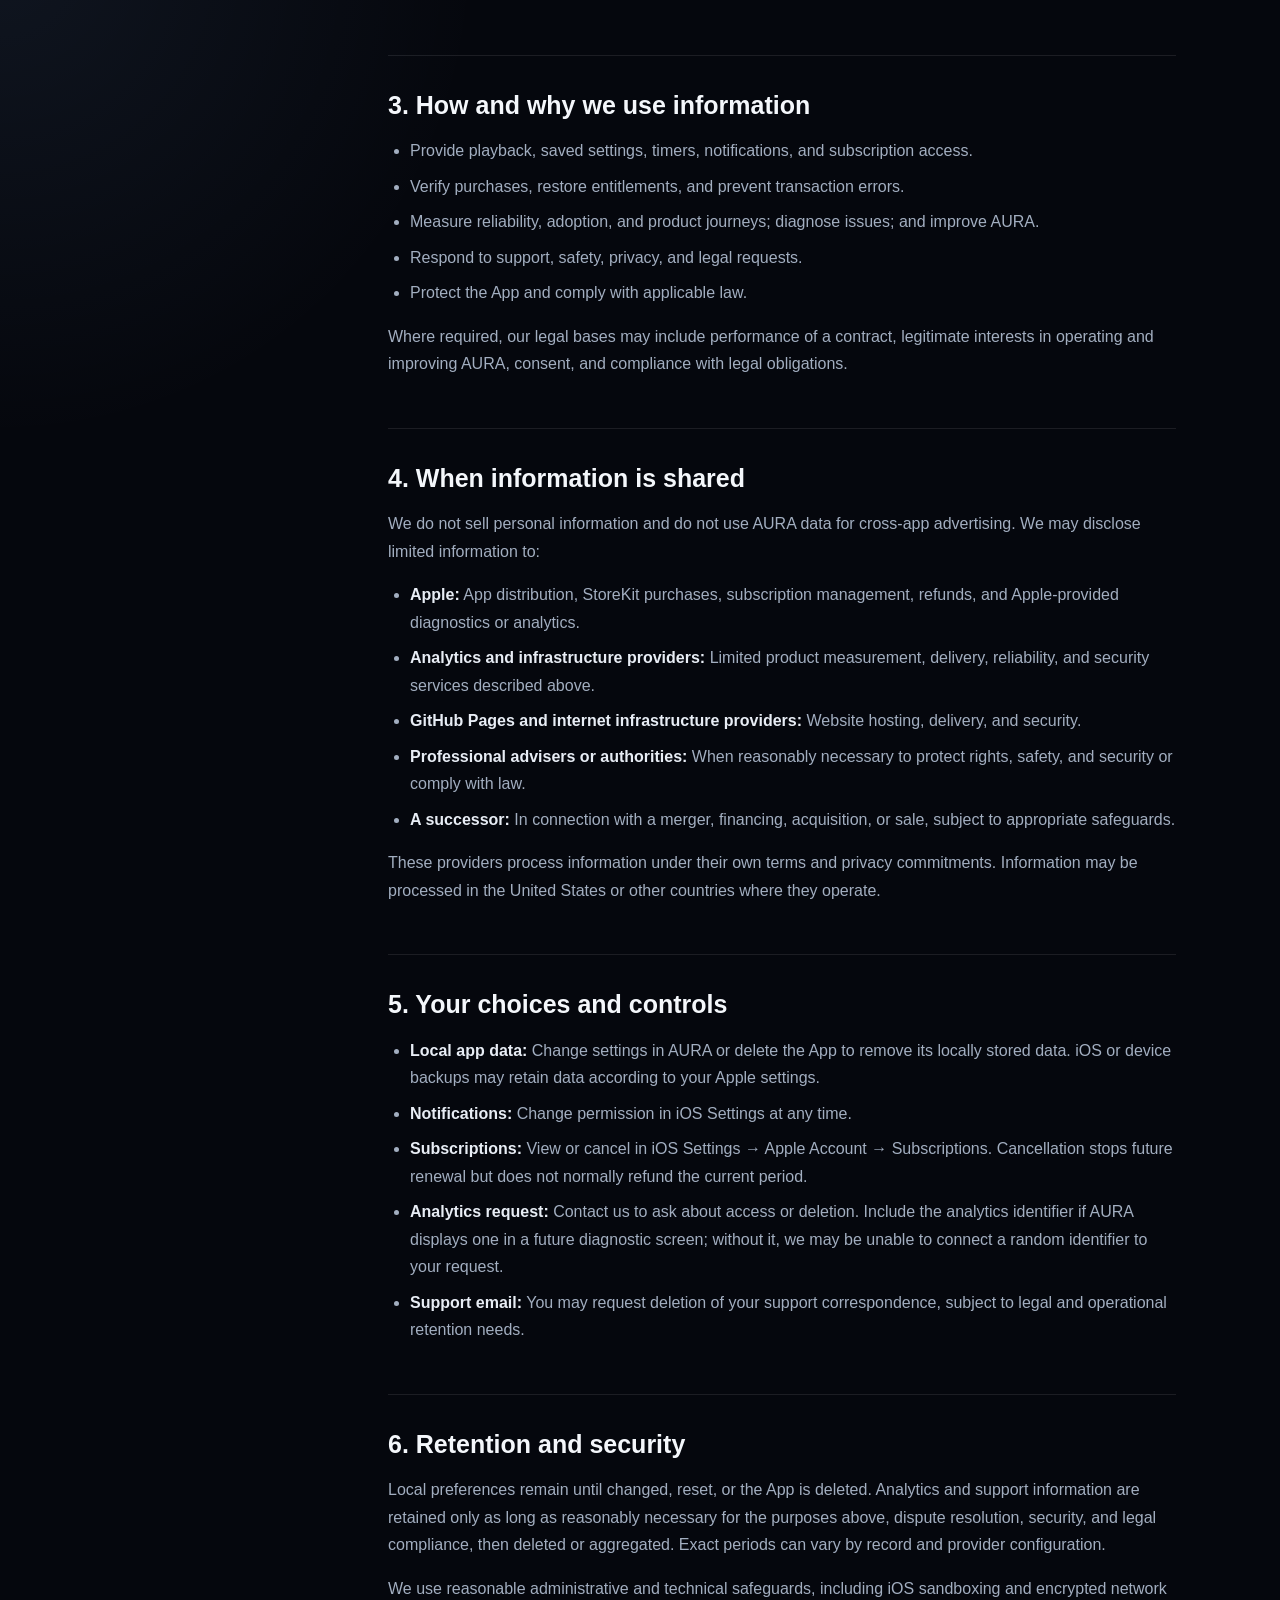
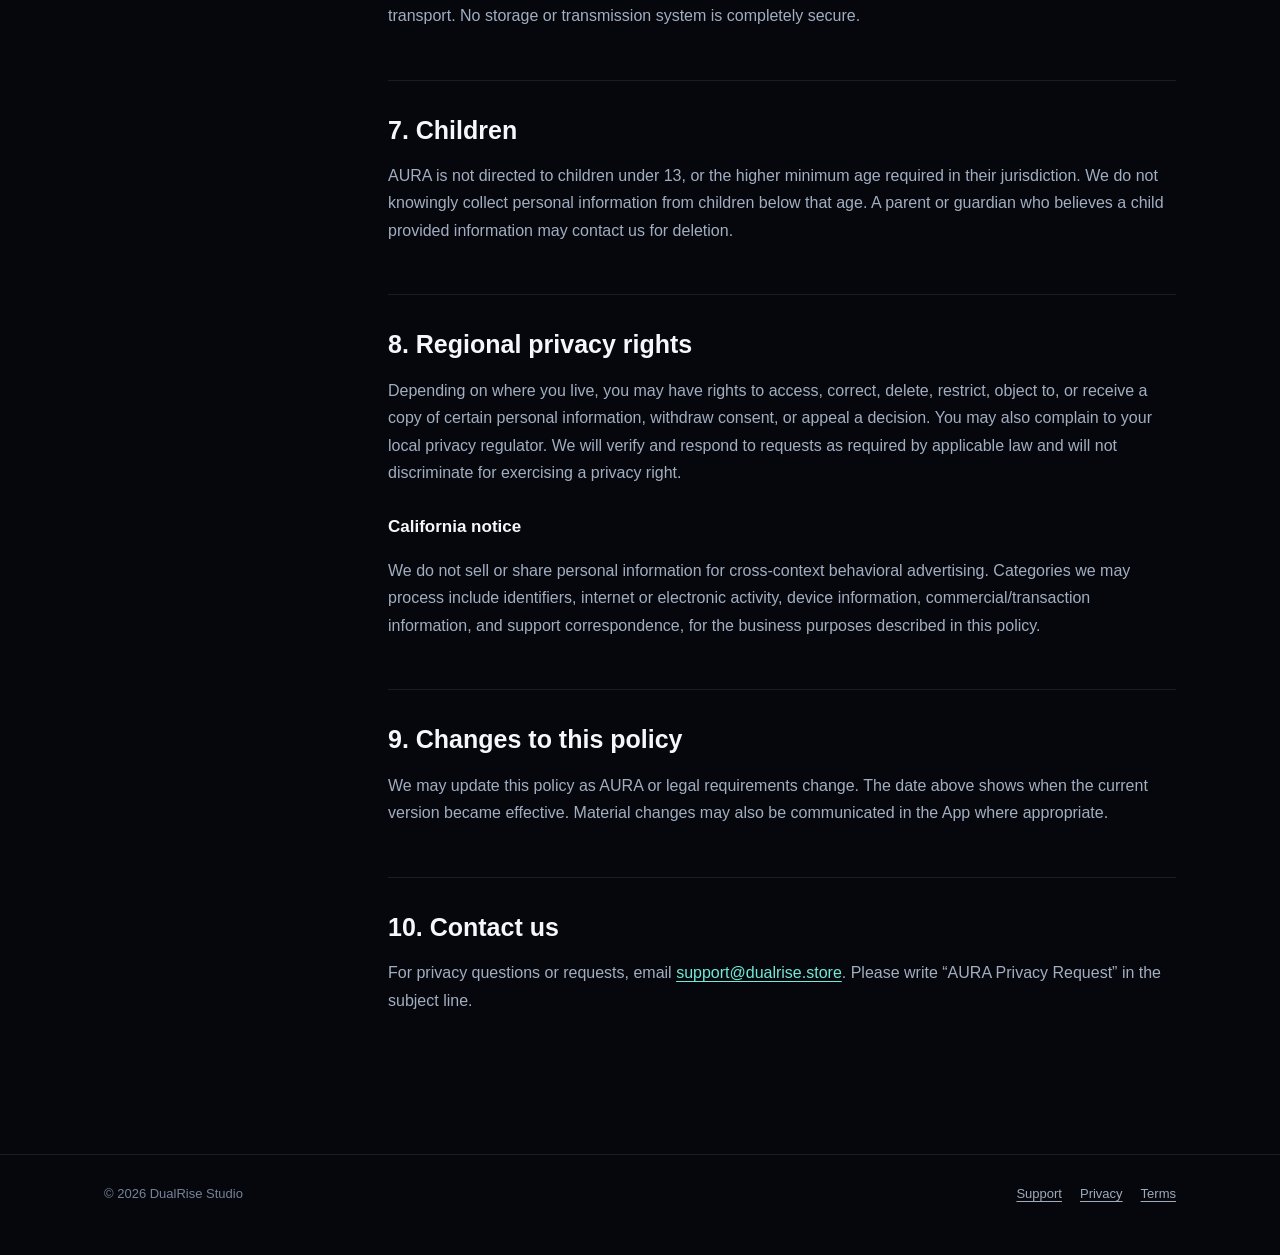
<file: privacy.html>
<!doctype html><html lang="en"><head><meta charset="utf-8"><meta name="viewport" content="width=device-width,initial-scale=1"><title>Privacy Policy — AURA Sleep</title><meta name="description" content="How AURA Sleep and DualRise Studio handle app, analytics, purchase, and support data."><link rel="stylesheet" href="legal.css"></head><body><a class="skip" href="#content">Skip to content</a><nav class="nav"><div class="nav-inner"><a class="brand" href="index.html">DUAL<span>RISE</span></a><div class="nav-links"><a href="aura.html">AURA</a><a href="support.html">Support</a><a href="privacy.html" aria-current="page">Privacy</a><a href="terms.html">Terms</a></div></div></nav><main id="content" class="wrap"><header class="hero"><span class="eyebrow">AURA Sleep · Legal</span><h1>Privacy Policy</h1><p class="lede">A clear account of what AURA processes, why it is used, and the choices available to you.</p><p class="updated">Last updated and effective: July 11, 2026</p><div class="notice"><strong>In brief:</strong> AURA does not require an account, record microphone audio, access HealthKit, or sell personal information. Listening preferences remain on your device. We use limited app analytics to understand performance and improve the product, and Apple processes App Store purchases.</div></header><div class="layout"><aside class="toc" aria-label="On this page"><strong>On this page</strong><a href="#scope">Scope</a><a href="#data">Information processed</a><a href="#use">How we use it</a><a href="#sharing">Service providers</a><a href="#choices">Your choices</a><a href="#retention">Retention & security</a><a href="#children">Children</a><a href="#rights">Privacy rights</a><a href="#contact">Contact</a></aside><article class="article">
<section id="scope"><h2>1. Scope and controller</h2><p>DualRise Studio (“DualRise,” “we,” “us,” or “our”) provides the AURA Sleep: Binaural Beats iOS application (“AURA” or the “App”) and this website. This policy applies to information processed through the App, our support communications, and these pages.</p></section>
<section id="data"><h2>2. Information we process</h2><h3>Information stored on your device</h3><p>AURA stores preferences and session state locally, such as selected sound spaces, mixes, timer settings, onboarding choices, notification settings, playback state, and AURA Pro entitlement status. This information supports core app functions and is not uploaded to DualRise as listening history.</p><h3>Limited product analytics</h3><p>We may process limited, pseudonymous technical and usage information—such as app and device context, general region, feature interactions, session performance, and purchase-flow status—to maintain AURA, understand aggregate use, and improve the experience.</p><p>We do not intentionally collect your name, email address, audio content, exact GPS location, advertising identifier (IDFA), contacts, photos, HealthKit data, or medical information through product analytics. The random analytics identifier is not an AURA account and is not intended to identify you directly.</p><h3>Purchases</h3><p>Apple processes purchases, subscription billing, renewal, refunds, and payment credentials. AURA receives StoreKit transaction and entitlement information needed to unlock AURA Pro, such as product identifier, transaction verification, subscription status, expiration, and revocation status. We do not receive your full payment-card details.</p><h3>Support and website information</h3><p>If you email us, we receive the information you choose to provide, such as your email address, message, screenshots, device details, and diagnostic context. Our static website may receive routine hosting and security logs from GitHub Pages and related infrastructure, such as IP address, browser, requested page, and timestamp.</p></section>
<section id="use"><h2>3. How and why we use information</h2><ul><li>Provide playback, saved settings, timers, notifications, and subscription access.</li><li>Verify purchases, restore entitlements, and prevent transaction errors.</li><li>Measure reliability, adoption, and product journeys; diagnose issues; and improve AURA.</li><li>Respond to support, safety, privacy, and legal requests.</li><li>Protect the App and comply with applicable law.</li></ul><p>Where required, our legal bases may include performance of a contract, legitimate interests in operating and improving AURA, consent, and compliance with legal obligations.</p></section>
<section id="sharing"><h2>4. When information is shared</h2><p>We do not sell personal information and do not use AURA data for cross-app advertising. We may disclose limited information to:</p><ul><li><strong>Apple:</strong> App distribution, StoreKit purchases, subscription management, refunds, and Apple-provided diagnostics or analytics.</li><li><strong>Analytics and infrastructure providers:</strong> Limited product measurement, delivery, reliability, and security services described above.</li><li><strong>GitHub Pages and internet infrastructure providers:</strong> Website hosting, delivery, and security.</li><li><strong>Professional advisers or authorities:</strong> When reasonably necessary to protect rights, safety, and security or comply with law.</li><li><strong>A successor:</strong> In connection with a merger, financing, acquisition, or sale, subject to appropriate safeguards.</li></ul><p>These providers process information under their own terms and privacy commitments. Information may be processed in the United States or other countries where they operate.</p></section>
<section id="choices"><h2>5. Your choices and controls</h2><ul><li><strong>Local app data:</strong> Change settings in AURA or delete the App to remove its locally stored data. iOS or device backups may retain data according to your Apple settings.</li><li><strong>Notifications:</strong> Change permission in iOS Settings at any time.</li><li><strong>Subscriptions:</strong> View or cancel in iOS Settings → Apple Account → Subscriptions. Cancellation stops future renewal but does not normally refund the current period.</li><li><strong>Analytics request:</strong> Contact us to ask about access or deletion. Include the analytics identifier if AURA displays one in a future diagnostic screen; without it, we may be unable to connect a random identifier to your request.</li><li><strong>Support email:</strong> You may request deletion of your support correspondence, subject to legal and operational retention needs.</li></ul></section>
<section id="retention"><h2>6. Retention and security</h2><p>Local preferences remain until changed, reset, or the App is deleted. Analytics and support information are retained only as long as reasonably necessary for the purposes above, dispute resolution, security, and legal compliance, then deleted or aggregated. Exact periods can vary by record and provider configuration.</p><p>We use reasonable administrative and technical safeguards, including iOS sandboxing and encrypted network transport. No storage or transmission system is completely secure.</p></section>
<section id="children"><h2>7. Children</h2><p>AURA is not directed to children under 13, or the higher minimum age required in their jurisdiction. We do not knowingly collect personal information from children below that age. A parent or guardian who believes a child provided information may contact us for deletion.</p></section>
<section id="rights"><h2>8. Regional privacy rights</h2><p>Depending on where you live, you may have rights to access, correct, delete, restrict, object to, or receive a copy of certain personal information, withdraw consent, or appeal a decision. You may also complain to your local privacy regulator. We will verify and respond to requests as required by applicable law and will not discriminate for exercising a privacy right.</p><h3>California notice</h3><p>We do not sell or share personal information for cross-context behavioral advertising. Categories we may process include identifiers, internet or electronic activity, device information, commercial/transaction information, and support correspondence, for the business purposes described in this policy.</p></section>
<section id="changes"><h2>9. Changes to this policy</h2><p>We may update this policy as AURA or legal requirements change. The date above shows when the current version became effective. Material changes may also be communicated in the App where appropriate.</p></section>
<section id="contact"><h2>10. Contact us</h2><p>For privacy questions or requests, email <a href="mailto:support@dualrise.store?subject=AURA%20Privacy%20Request">support@dualrise.store</a>. Please write “AURA Privacy Request” in the subject line.</p></section></article></div></main><footer class="footer"><div class="footer-inner"><span>© 2026 DualRise Studio</span><div class="footer-links"><a href="support.html">Support</a><a href="privacy.html">Privacy</a><a href="terms.html">Terms</a></div></div></footer></body></html>
</file>
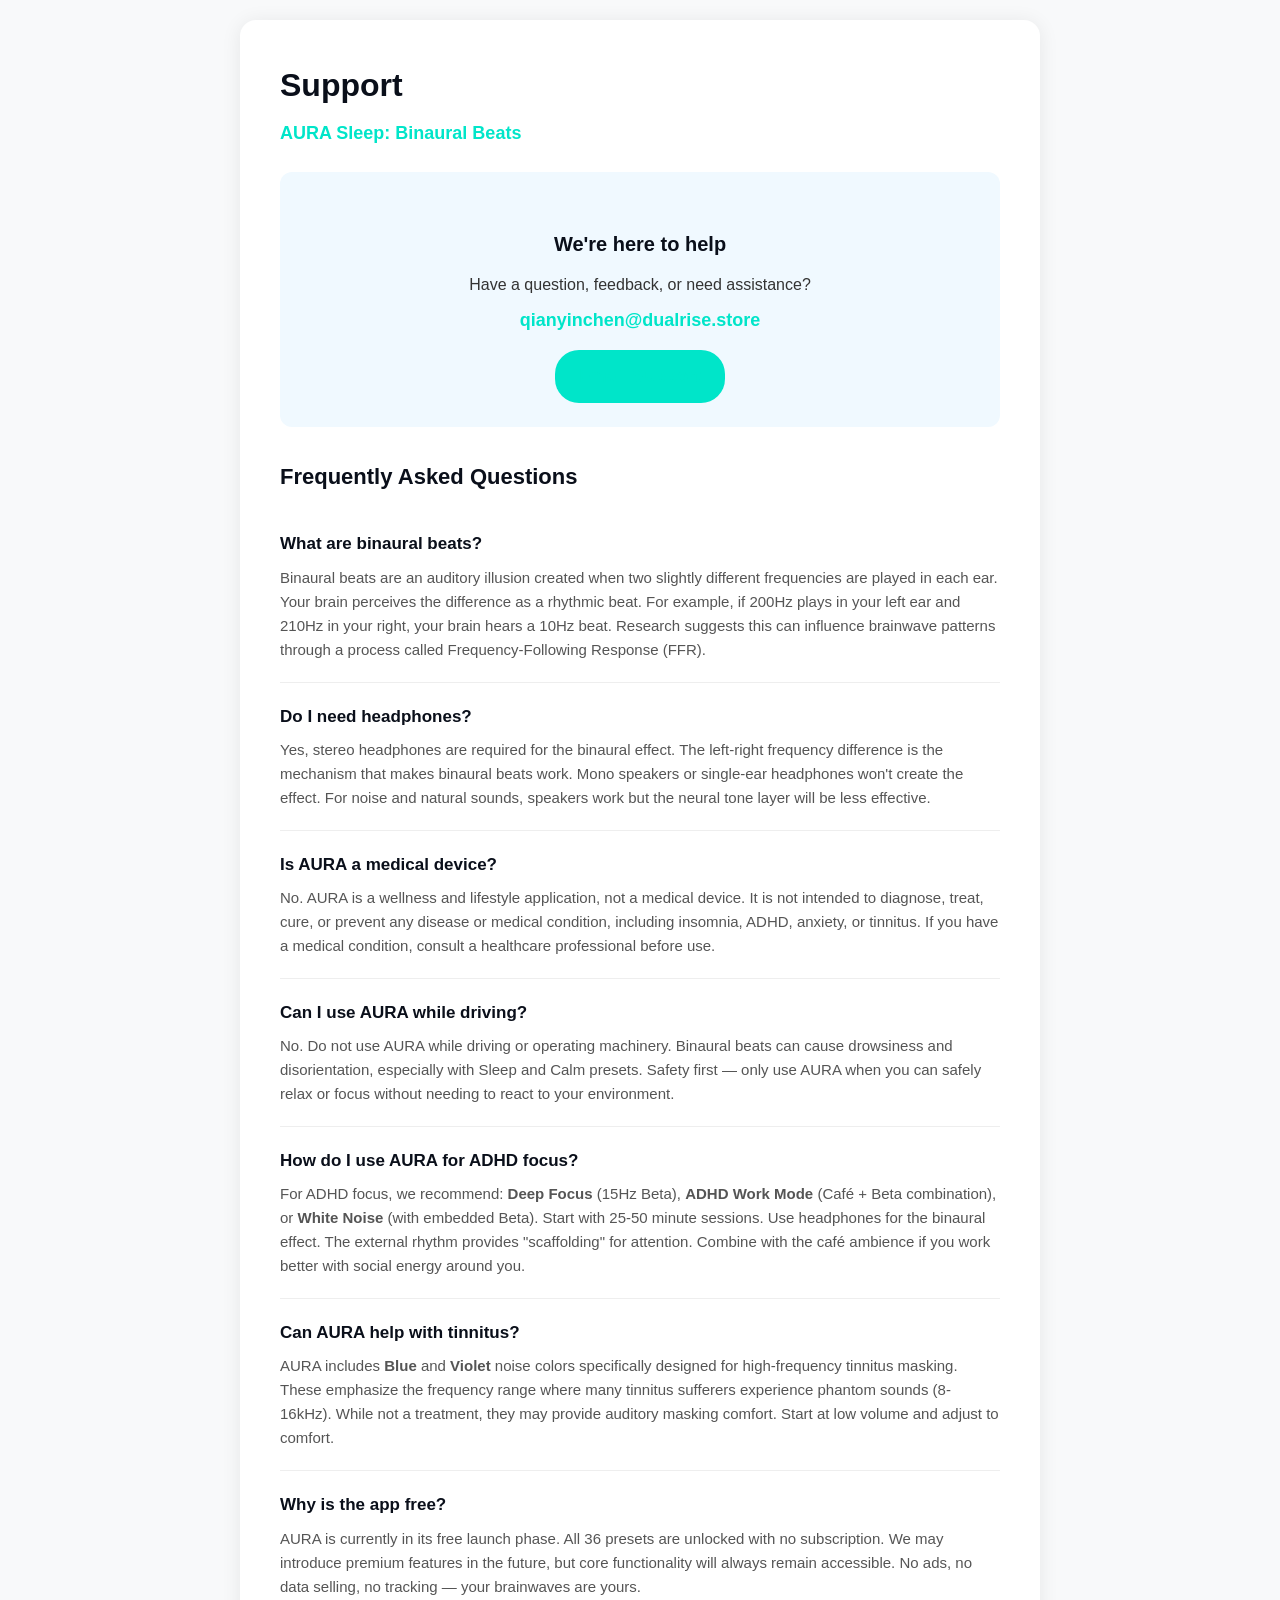
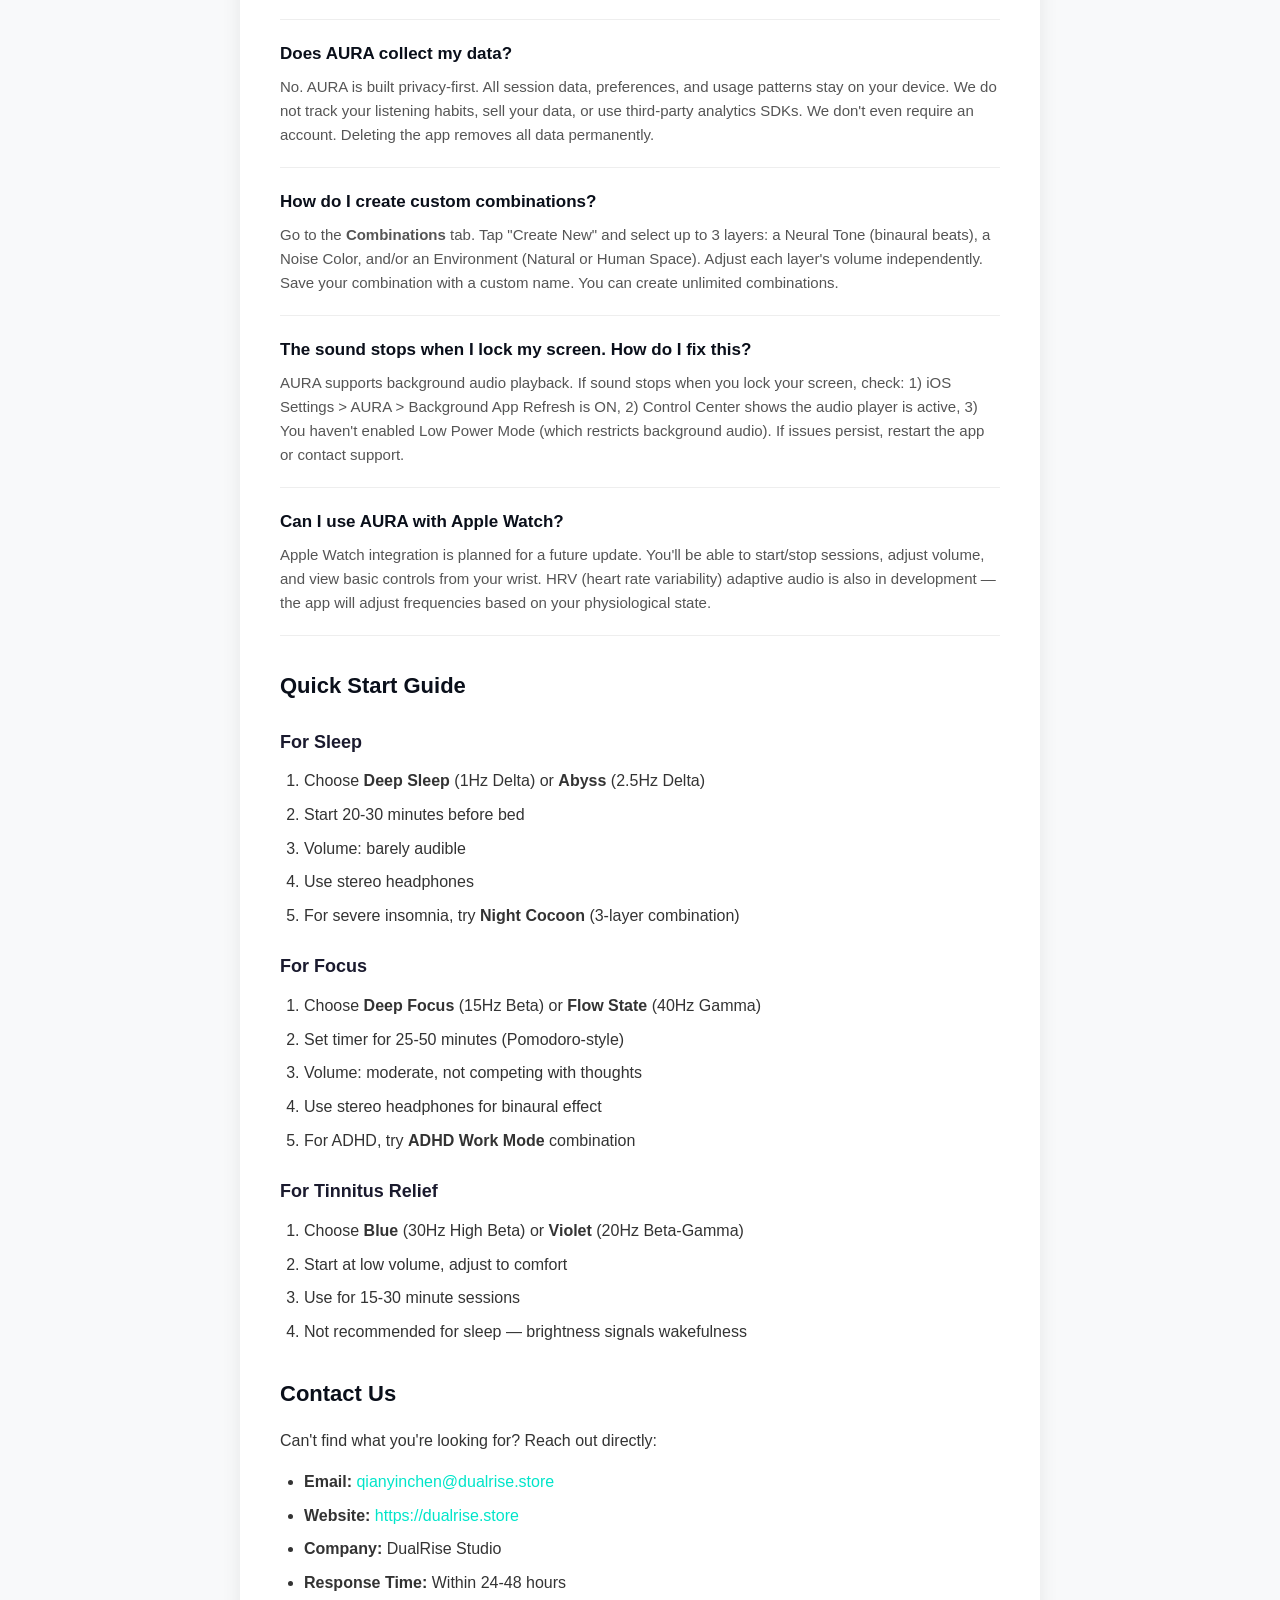
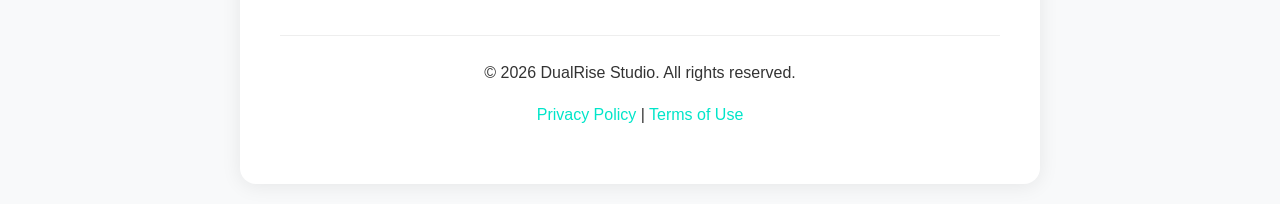
<file: support .html>
<!DOCTYPE html>
<html lang="en">
<head>
    <meta charset="UTF-8">
    <meta name="viewport" content="width=device-width, initial-scale=1.0">
    <title>Support - AURA Sleep: Binaural Beats</title>
    <style>
        * { margin: 0; padding: 0; box-sizing: border-box; }
        body {
            font-family: -apple-system, BlinkMacSystemFont, 'Segoe UI', Roboto, Helvetica, Arial, sans-serif;
            line-height: 1.6;
            color: #1a1a2e;
            background: #f8f9fa;
            padding: 20px;
        }
        .container {
            max-width: 800px;
            margin: 0 auto;
            background: #fff;
            padding: 40px;
            border-radius: 16px;
            box-shadow: 0 2px 20px rgba(0,0,0,0.08);
        }
        h1 {
            font-size: 32px;
            font-weight: 700;
            color: #0a0f1a;
            margin-bottom: 8px;
        }
        .app-name {
            font-size: 18px;
            color: #00e5c9;
            font-weight: 600;
            margin-bottom: 24px;
        }
        .contact-card {
            background: #f0f9ff;
            border-radius: 12px;
            padding: 24px;
            margin-bottom: 32px;
            text-align: center;
        }
        .contact-card h2 {
            font-size: 20px;
            margin-bottom: 12px;
            color: #0a0f1a;
        }
        .contact-card p {
            font-size: 16px;
            color: #333;
            margin-bottom: 8px;
        }
        .contact-card a {
            color: #00e5c9;
            font-weight: 600;
            font-size: 18px;
        }
        h2 {
            font-size: 22px;
            font-weight: 600;
            color: #0a0f1a;
            margin-top: 32px;
            margin-bottom: 16px;
        }
        h3 {
            font-size: 18px;
            font-weight: 600;
            color: #1a1a2e;
            margin-top: 24px;
            margin-bottom: 12px;
        }
        p {
            margin-bottom: 16px;
            font-size: 16px;
            color: #333;
        }
        ul, ol {
            margin-left: 24px;
            margin-bottom: 16px;
        }
        li {
            margin-bottom: 8px;
            font-size: 16px;
            color: #333;
        }
        .faq-item {
            border-bottom: 1px solid #eee;
            padding: 20px 0;
        }
        .faq-item:last-child {
            border-bottom: none;
        }
        .faq-question {
            font-weight: 600;
            font-size: 17px;
            color: #0a0f1a;
            margin-bottom: 8px;
        }
        .faq-answer {
            font-size: 15px;
            color: #555;
            line-height: 1.6;
        }
        a {
            color: #00e5c9;
            text-decoration: none;
        }
        a:hover {
            text-decoration: underline;
        }
        .btn {
            display: inline-block;
            background: #00e5c9;
            color: #0a0f1a;
            padding: 12px 24px;
            border-radius: 24px;
            font-weight: 600;
            font-size: 16px;
            margin-top: 8px;
        }
        .btn:hover {
            background: #00d1b8;
            text-decoration: none;
        }
        .footer {
            margin-top: 40px;
            padding-top: 24px;
            border-top: 1px solid #eee;
            font-size: 14px;
            color: #666;
            text-align: center;
        }
        .footer a {
            color: #00e5c9;
        }
        @media (max-width: 600px) {
            .container { padding: 24px; }
            h1 { font-size: 26px; }
            .contact-card { padding: 16px; }
        }
    </style>
</head>
<body>
    <div class="container">
        <h1>Support</h1>
        <div class="app-name">AURA Sleep: Binaural Beats</div>

        <div class="contact-card">
            <h2>We're here to help</h2>
            <p>Have a question, feedback, or need assistance?</p>
            <p><a href="mailto:qianyinchen@dualrise.store">qianyinchen@dualrise.store</a></p>
            <a href="mailto:qianyinchen@dualrise.store" class="btn">Email Support</a>
        </div>

        <h2>Frequently Asked Questions</h2>

        <div class="faq-item">
            <div class="faq-question">What are binaural beats?</div>
            <div class="faq-answer">Binaural beats are an auditory illusion created when two slightly different frequencies are played in each ear. Your brain perceives the difference as a rhythmic beat. For example, if 200Hz plays in your left ear and 210Hz in your right, your brain hears a 10Hz beat. Research suggests this can influence brainwave patterns through a process called Frequency-Following Response (FFR).</div>
        </div>

        <div class="faq-item">
            <div class="faq-question">Do I need headphones?</div>
            <div class="faq-answer">Yes, stereo headphones are required for the binaural effect. The left-right frequency difference is the mechanism that makes binaural beats work. Mono speakers or single-ear headphones won't create the effect. For noise and natural sounds, speakers work but the neural tone layer will be less effective.</div>
        </div>

        <div class="faq-item">
            <div class="faq-question">Is AURA a medical device?</div>
            <div class="faq-answer">No. AURA is a wellness and lifestyle application, not a medical device. It is not intended to diagnose, treat, cure, or prevent any disease or medical condition, including insomnia, ADHD, anxiety, or tinnitus. If you have a medical condition, consult a healthcare professional before use.</div>
        </div>

        <div class="faq-item">
            <div class="faq-question">Can I use AURA while driving?</div>
            <div class="faq-answer">No. Do not use AURA while driving or operating machinery. Binaural beats can cause drowsiness and disorientation, especially with Sleep and Calm presets. Safety first — only use AURA when you can safely relax or focus without needing to react to your environment.</div>
        </div>

        <div class="faq-item">
            <div class="faq-question">How do I use AURA for ADHD focus?</div>
            <div class="faq-answer">For ADHD focus, we recommend: <strong>Deep Focus</strong> (15Hz Beta), <strong>ADHD Work Mode</strong> (Café + Beta combination), or <strong>White Noise</strong> (with embedded Beta). Start with 25-50 minute sessions. Use headphones for the binaural effect. The external rhythm provides "scaffolding" for attention. Combine with the café ambience if you work better with social energy around you.</div>
        </div>

        <div class="faq-item">
            <div class="faq-question">Can AURA help with tinnitus?</div>
            <div class="faq-answer">AURA includes <strong>Blue</strong> and <strong>Violet</strong> noise colors specifically designed for high-frequency tinnitus masking. These emphasize the frequency range where many tinnitus sufferers experience phantom sounds (8-16kHz). While not a treatment, they may provide auditory masking comfort. Start at low volume and adjust to comfort.</div>
        </div>

        <div class="faq-item">
            <div class="faq-question">Why is the app free?</div>
            <div class="faq-answer">AURA is currently in its free launch phase. All 36 presets are unlocked with no subscription. We may introduce premium features in the future, but core functionality will always remain accessible. No ads, no data selling, no tracking — your brainwaves are yours.</div>
        </div>

        <div class="faq-item">
            <div class="faq-question">Does AURA collect my data?</div>
            <div class="faq-answer">No. AURA is built privacy-first. All session data, preferences, and usage patterns stay on your device. We do not track your listening habits, sell your data, or use third-party analytics SDKs. We don't even require an account. Deleting the app removes all data permanently.</div>
        </div>

        <div class="faq-item">
            <div class="faq-question">How do I create custom combinations?</div>
            <div class="faq-answer">Go to the <strong>Combinations</strong> tab. Tap "Create New" and select up to 3 layers: a Neural Tone (binaural beats), a Noise Color, and/or an Environment (Natural or Human Space). Adjust each layer's volume independently. Save your combination with a custom name. You can create unlimited combinations.</div>
        </div>

        <div class="faq-item">
            <div class="faq-question">The sound stops when I lock my screen. How do I fix this?</div>
            <div class="faq-answer">AURA supports background audio playback. If sound stops when you lock your screen, check: 1) iOS Settings > AURA > Background App Refresh is ON, 2) Control Center shows the audio player is active, 3) You haven't enabled Low Power Mode (which restricts background audio). If issues persist, restart the app or contact support.</div>
        </div>

        <div class="faq-item">
            <div class="faq-question">Can I use AURA with Apple Watch?</div>
            <div class="faq-answer">Apple Watch integration is planned for a future update. You'll be able to start/stop sessions, adjust volume, and view basic controls from your wrist. HRV (heart rate variability) adaptive audio is also in development — the app will adjust frequencies based on your physiological state.</div>
        </div>

        <h2>Quick Start Guide</h2>

        <h3>For Sleep</h3>
        <ol>
            <li>Choose <strong>Deep Sleep</strong> (1Hz Delta) or <strong>Abyss</strong> (2.5Hz Delta)</li>
            <li>Start 20-30 minutes before bed</li>
            <li>Volume: barely audible</li>
            <li>Use stereo headphones</li>
            <li>For severe insomnia, try <strong>Night Cocoon</strong> (3-layer combination)</li>
        </ol>

        <h3>For Focus</h3>
        <ol>
            <li>Choose <strong>Deep Focus</strong> (15Hz Beta) or <strong>Flow State</strong> (40Hz Gamma)</li>
            <li>Set timer for 25-50 minutes (Pomodoro-style)</li>
            <li>Volume: moderate, not competing with thoughts</li>
            <li>Use stereo headphones for binaural effect</li>
            <li>For ADHD, try <strong>ADHD Work Mode</strong> combination</li>
        </ol>

        <h3>For Tinnitus Relief</h3>
        <ol>
            <li>Choose <strong>Blue</strong> (30Hz High Beta) or <strong>Violet</strong> (20Hz Beta-Gamma)</li>
            <li>Start at low volume, adjust to comfort</li>
            <li>Use for 15-30 minute sessions</li>
            <li>Not recommended for sleep — brightness signals wakefulness</li>
        </ol>

        <h2>Contact Us</h2>
        <p>Can't find what you're looking for? Reach out directly:</p>
        <ul>
            <li><strong>Email:</strong> <a href="mailto:qianyinchen@dualrise.store">qianyinchen@dualrise.store</a></li>
            <li><strong>Website:</strong> <a href="https://dualrise.store">https://dualrise.store</a></li>
            <li><strong>Company:</strong> DualRise Studio</li>
            <li><strong>Response Time:</strong> Within 24-48 hours</li>
        </ul>

        <div class="footer">
            <p>© 2026 DualRise Studio. All rights reserved.</p>
            <p><a href="https://dualrise.store/privacy">Privacy Policy</a> | <a href="https://dualrise.store/terms">Terms of Use</a></p>
        </div>
    </div>
</body>
</html>
</file>
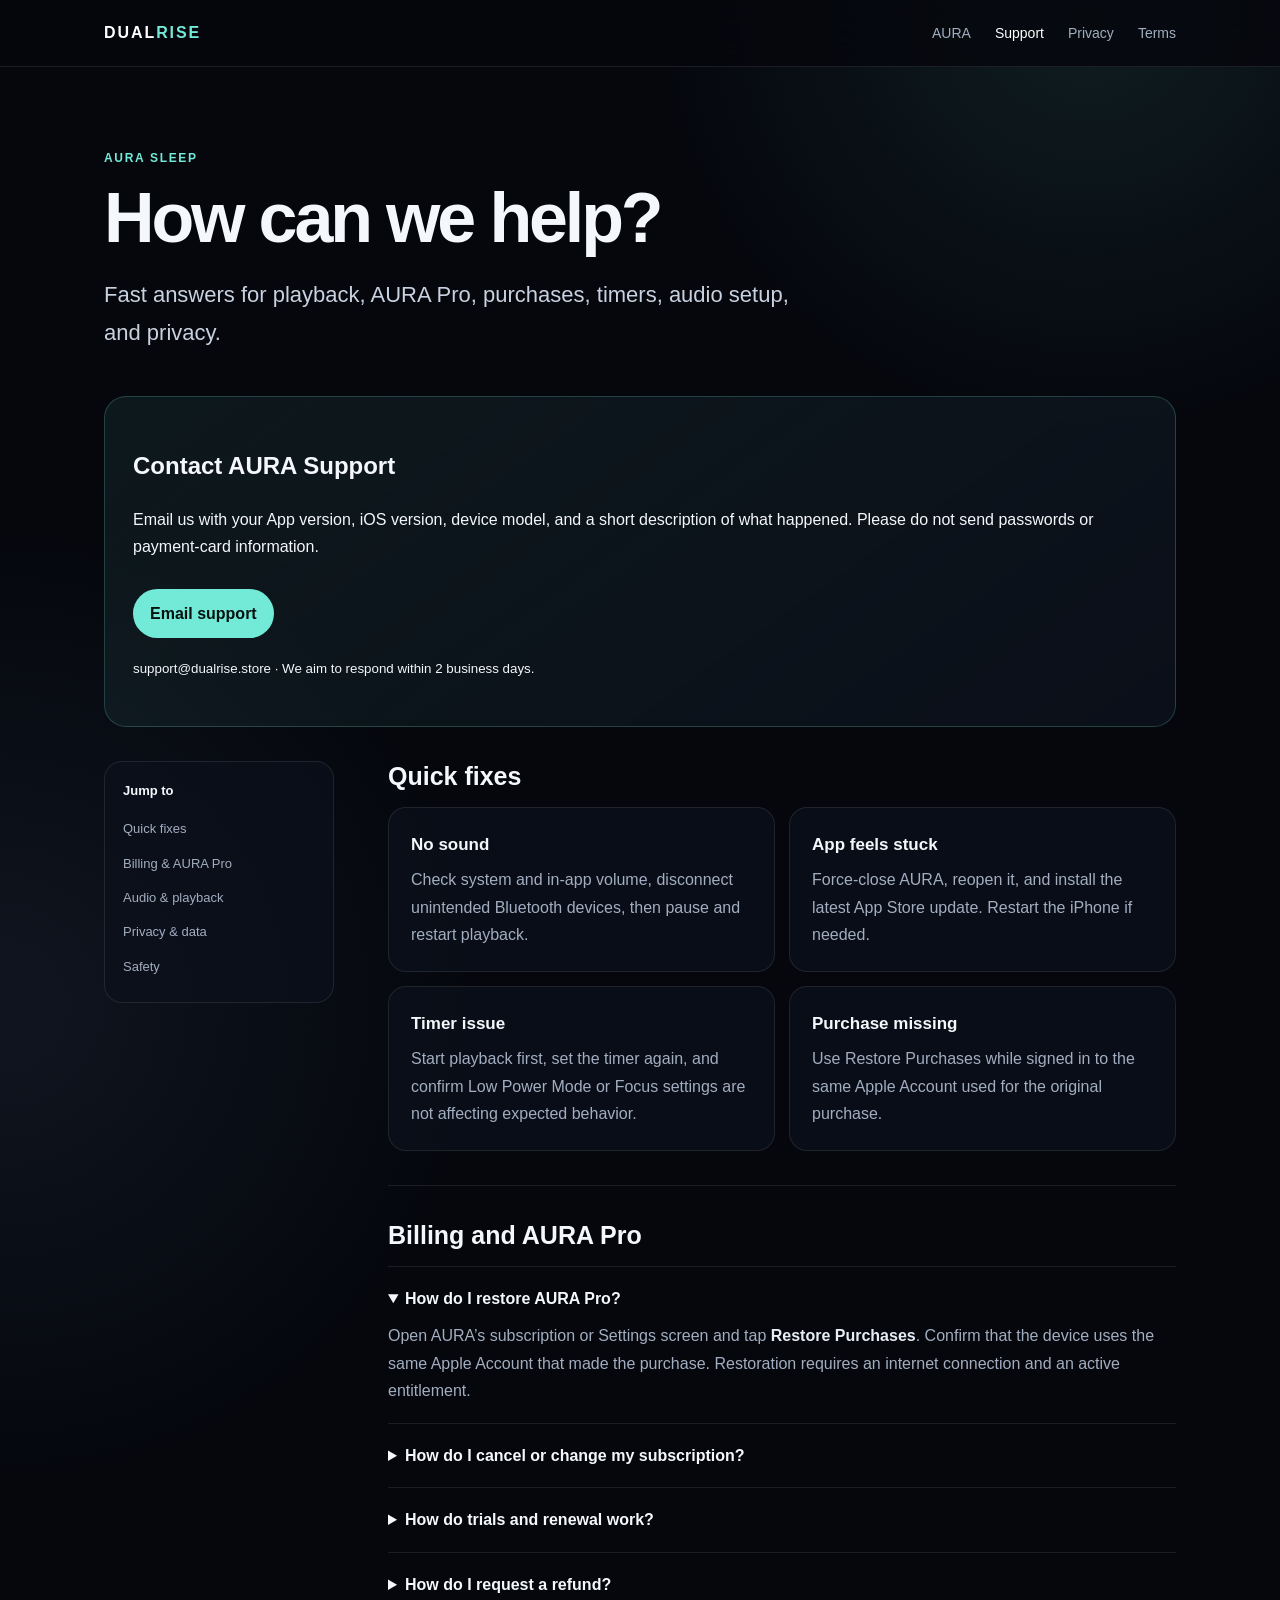
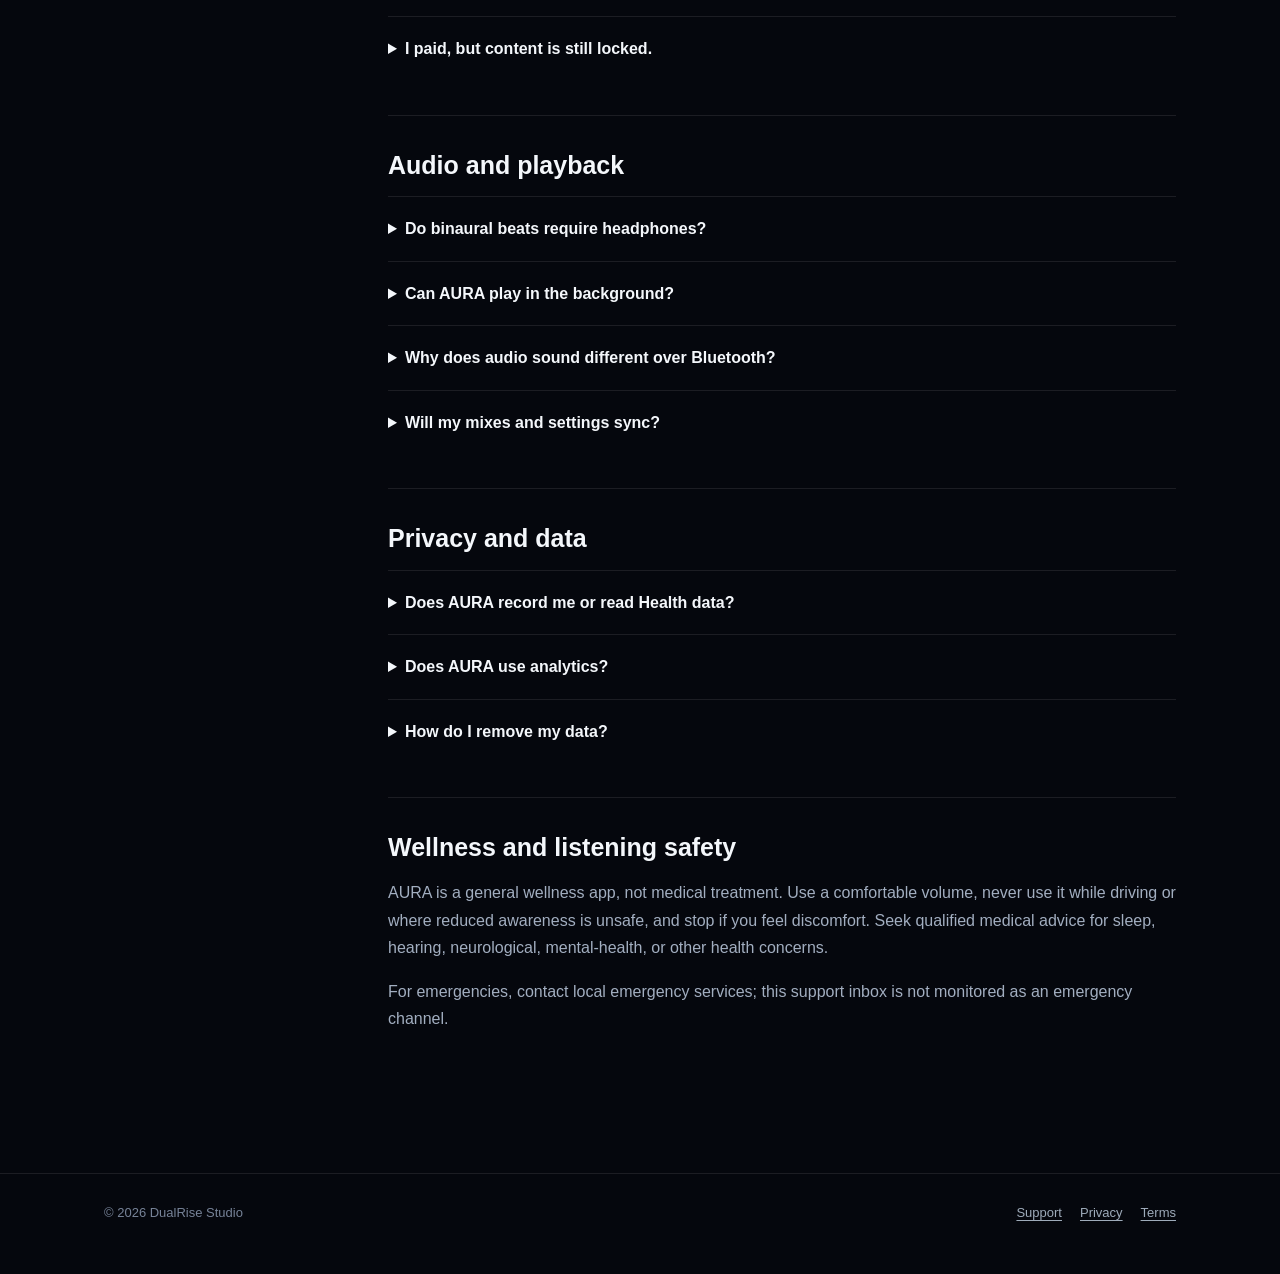
<file: support.html>
<!doctype html><html lang="en"><head><meta charset="utf-8"><meta name="viewport" content="width=device-width,initial-scale=1"><title>Support — AURA Sleep</title><meta name="description" content="AURA Sleep help for playback, headphones, AURA Pro subscriptions, purchase restoration, timers, and privacy."><link rel="stylesheet" href="legal.css"></head><body><a class="skip" href="#content">Skip to content</a><nav class="nav"><div class="nav-inner"><a class="brand" href="index.html">DUAL<span>RISE</span></a><div class="nav-links"><a href="aura.html">AURA</a><a href="support.html" aria-current="page">Support</a><a href="privacy.html">Privacy</a><a href="terms.html">Terms</a></div></div></nav><main id="content" class="wrap"><header class="hero"><span class="eyebrow">AURA Sleep</span><h1>How can we help?</h1><p class="lede">Fast answers for playback, AURA Pro, purchases, timers, audio setup, and privacy.</p></header><div class="contact"><h2>Contact AURA Support</h2><p>Email us with your App version, iOS version, device model, and a short description of what happened. Please do not send passwords or payment-card information.</p><a class="button" href="mailto:support@dualrise.store?subject=AURA%20Support%20Request">Email support</a><p><small>support@dualrise.store · We aim to respond within 2 business days.</small></p></div><div class="layout"><aside class="toc"><strong>Jump to</strong><a href="#quick">Quick fixes</a><a href="#billing">Billing & AURA Pro</a><a href="#audio">Audio & playback</a><a href="#privacy">Privacy & data</a><a href="#safety">Safety</a></aside><article class="article">
<section id="quick"><h2>Quick fixes</h2><div class="cards"><div class="card"><h3>No sound</h3><p>Check system and in-app volume, disconnect unintended Bluetooth devices, then pause and restart playback.</p></div><div class="card"><h3>App feels stuck</h3><p>Force-close AURA, reopen it, and install the latest App Store update. Restart the iPhone if needed.</p></div><div class="card"><h3>Timer issue</h3><p>Start playback first, set the timer again, and confirm Low Power Mode or Focus settings are not affecting expected behavior.</p></div><div class="card"><h3>Purchase missing</h3><p>Use Restore Purchases while signed in to the same Apple Account used for the original purchase.</p></div></div></section>
<section id="billing"><h2>Billing and AURA Pro</h2><div class="faq"><details open><summary>How do I restore AURA Pro?</summary><p>Open AURA’s subscription or Settings screen and tap <strong>Restore Purchases</strong>. Confirm that the device uses the same Apple Account that made the purchase. Restoration requires an internet connection and an active entitlement.</p></details><details><summary>How do I cancel or change my subscription?</summary><p>Open iOS <strong>Settings → Apple Account → Subscriptions → AURA</strong>. Apple manages billing and cancellation. Deleting the App does not cancel the subscription.</p></details><details><summary>How do trials and renewal work?</summary><p>The purchase screen and Apple confirmation sheet show the exact offer. Unless canceled at least 24 hours before the current period ends, an auto-renewable plan renews and Apple charges the account. Eligibility for introductory offers is determined by Apple.</p></details><details><summary>How do I request a refund?</summary><p>Purchases are billed by Apple. Visit <a href="https://reportaproblem.apple.com/">reportaproblem.apple.com</a> and sign in with the Apple Account used to purchase. DualRise cannot directly issue App Store refunds.</p></details><details><summary>I paid, but content is still locked.</summary><p>Confirm the transaction appears under Apple subscriptions, check connectivity, reopen AURA, and tap Restore Purchases. If it remains locked, email us with the product name, approximate purchase date, App version, and a screenshot with sensitive details hidden.</p></details></div></section>
<section id="audio"><h2>Audio and playback</h2><div class="faq"><details><summary>Do binaural beats require headphones?</summary><p>Stereo headphones are recommended for binaural effects because each ear needs a slightly different tone. Nature sounds and color noise can also be played through speakers. Keep volume comfortable.</p></details><details><summary>Can AURA play in the background?</summary><p>Yes. Start a sound, then lock your screen or switch apps. If playback stops, check iOS audio routing, force-close other audio apps, and reopen AURA.</p></details><details><summary>Why does audio sound different over Bluetooth?</summary><p>Bluetooth accessories can apply their own EQ, spatial processing, noise control, and volume limits. Try disabling accessory-specific spatial or conversation features, or compare with wired headphones or the iPhone speaker.</p></details><details><summary>Will my mixes and settings sync?</summary><p>Current preferences and session state are stored locally on the device and are not an AURA cloud account. They may not transfer to another device. Deleting AURA can remove local settings.</p></details></div></section>
<section id="privacy"><h2>Privacy and data</h2><div class="faq"><details><summary>Does AURA record me or read Health data?</summary><p>No. AURA does not need microphone recordings, contacts, photos, precise GPS location, or HealthKit data for its current features.</p></details><details><summary>Does AURA use analytics?</summary><p>AURA may use limited, pseudonymous product analytics to improve reliability and the experience. It is not used for cross-app advertising. See the <a href="privacy.html">Privacy Policy</a> for details.</p></details><details><summary>How do I remove my data?</summary><p>Deleting AURA removes locally stored app data from the device, subject to iOS backups. For support correspondence or privacy requests, email <a href="mailto:support@dualrise.store?subject=AURA%20Privacy%20Request">support@dualrise.store</a>.</p></details></div></section>
<section id="safety"><h2>Wellness and listening safety</h2><p>AURA is a general wellness app, not medical treatment. Use a comfortable volume, never use it while driving or where reduced awareness is unsafe, and stop if you feel discomfort. Seek qualified medical advice for sleep, hearing, neurological, mental-health, or other health concerns.</p><p>For emergencies, contact local emergency services; this support inbox is not monitored as an emergency channel.</p></section></article></div></main><footer class="footer"><div class="footer-inner"><span>© 2026 DualRise Studio</span><div class="footer-links"><a href="support.html">Support</a><a href="privacy.html">Privacy</a><a href="terms.html">Terms</a></div></div></footer></body></html>
</file>
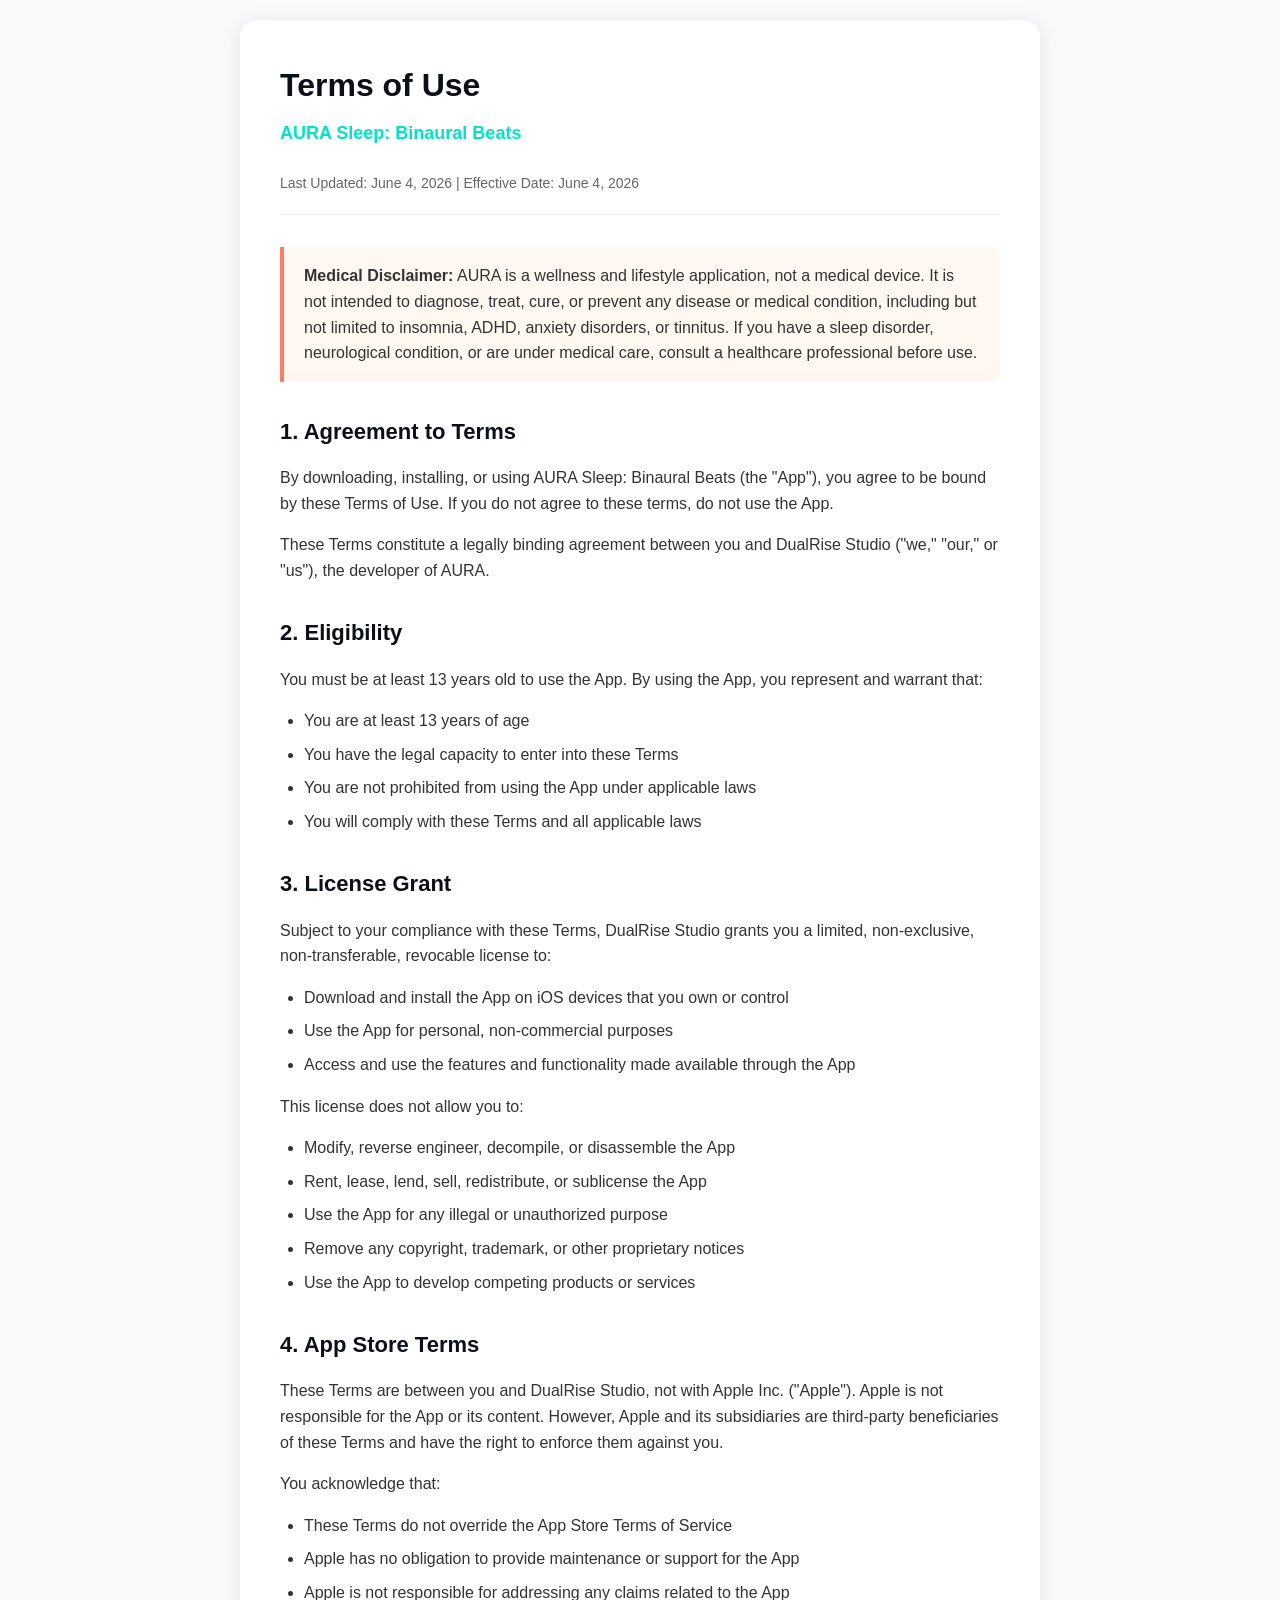
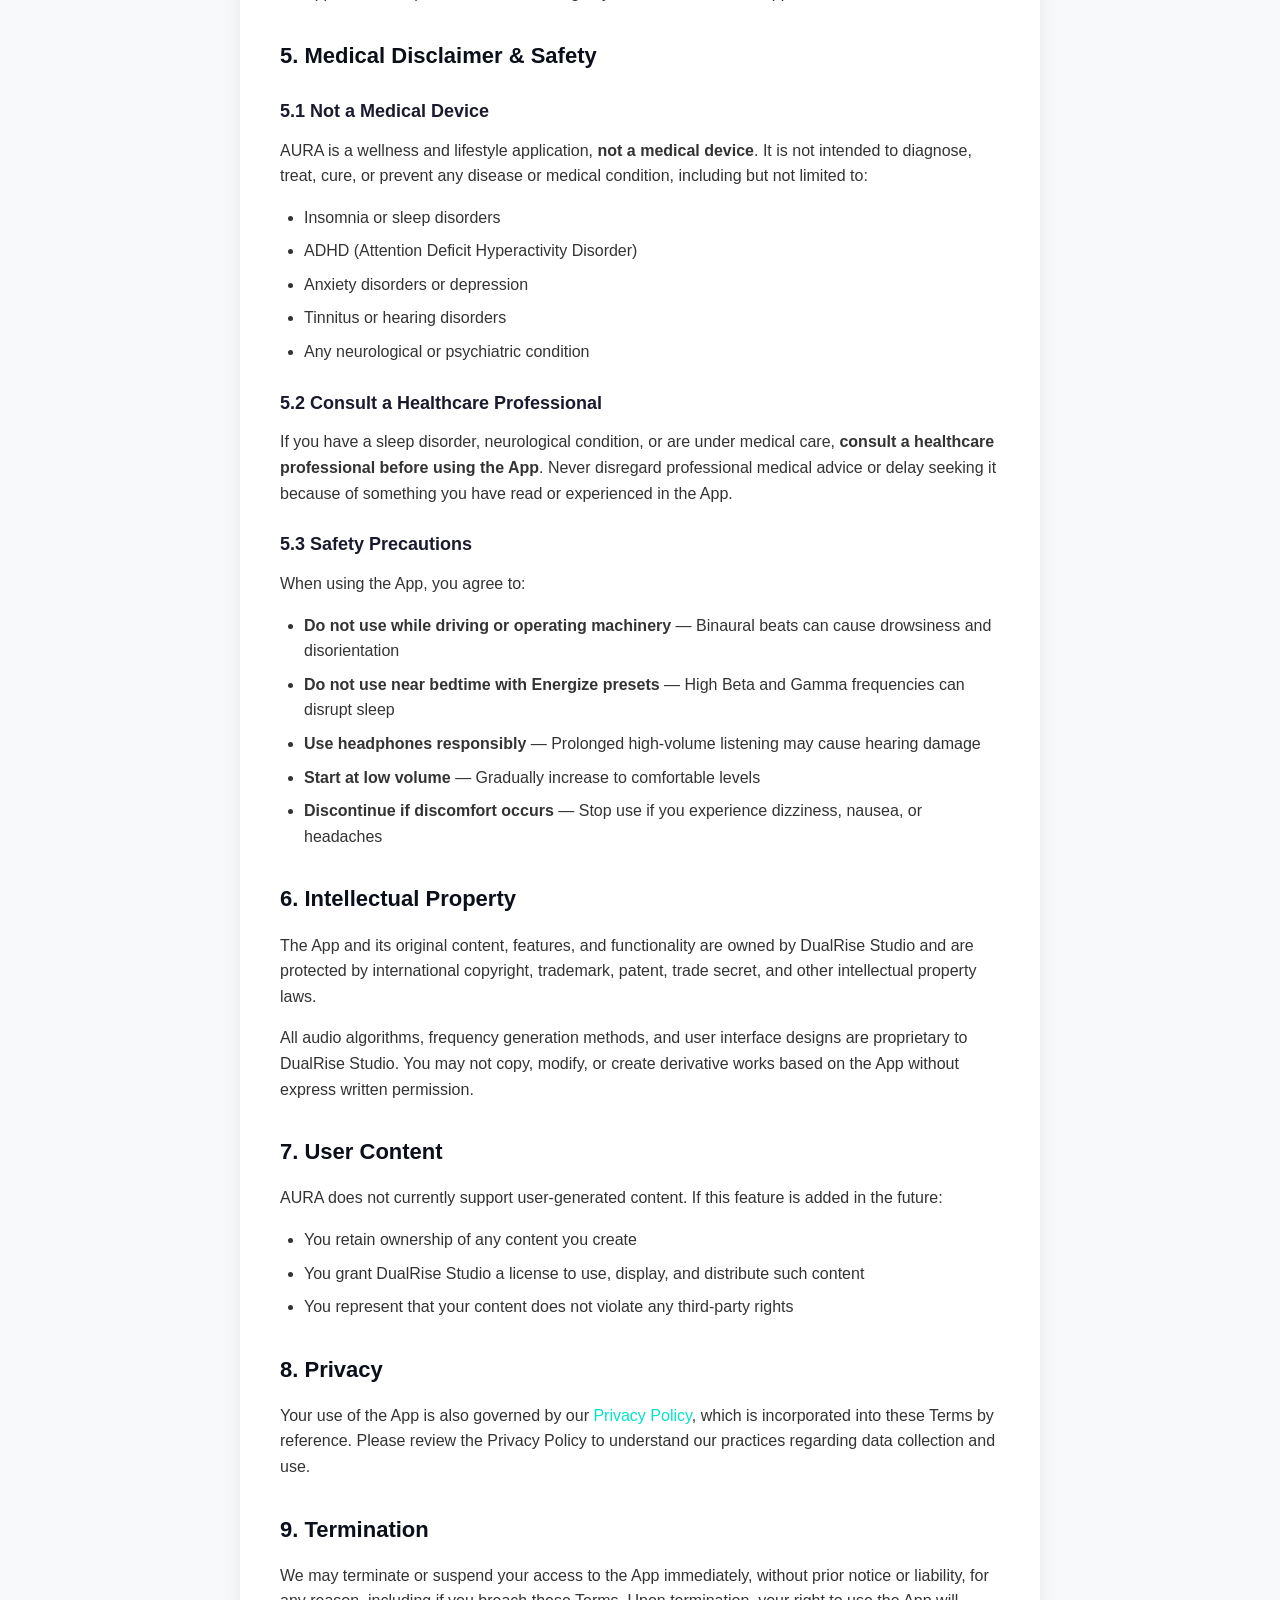
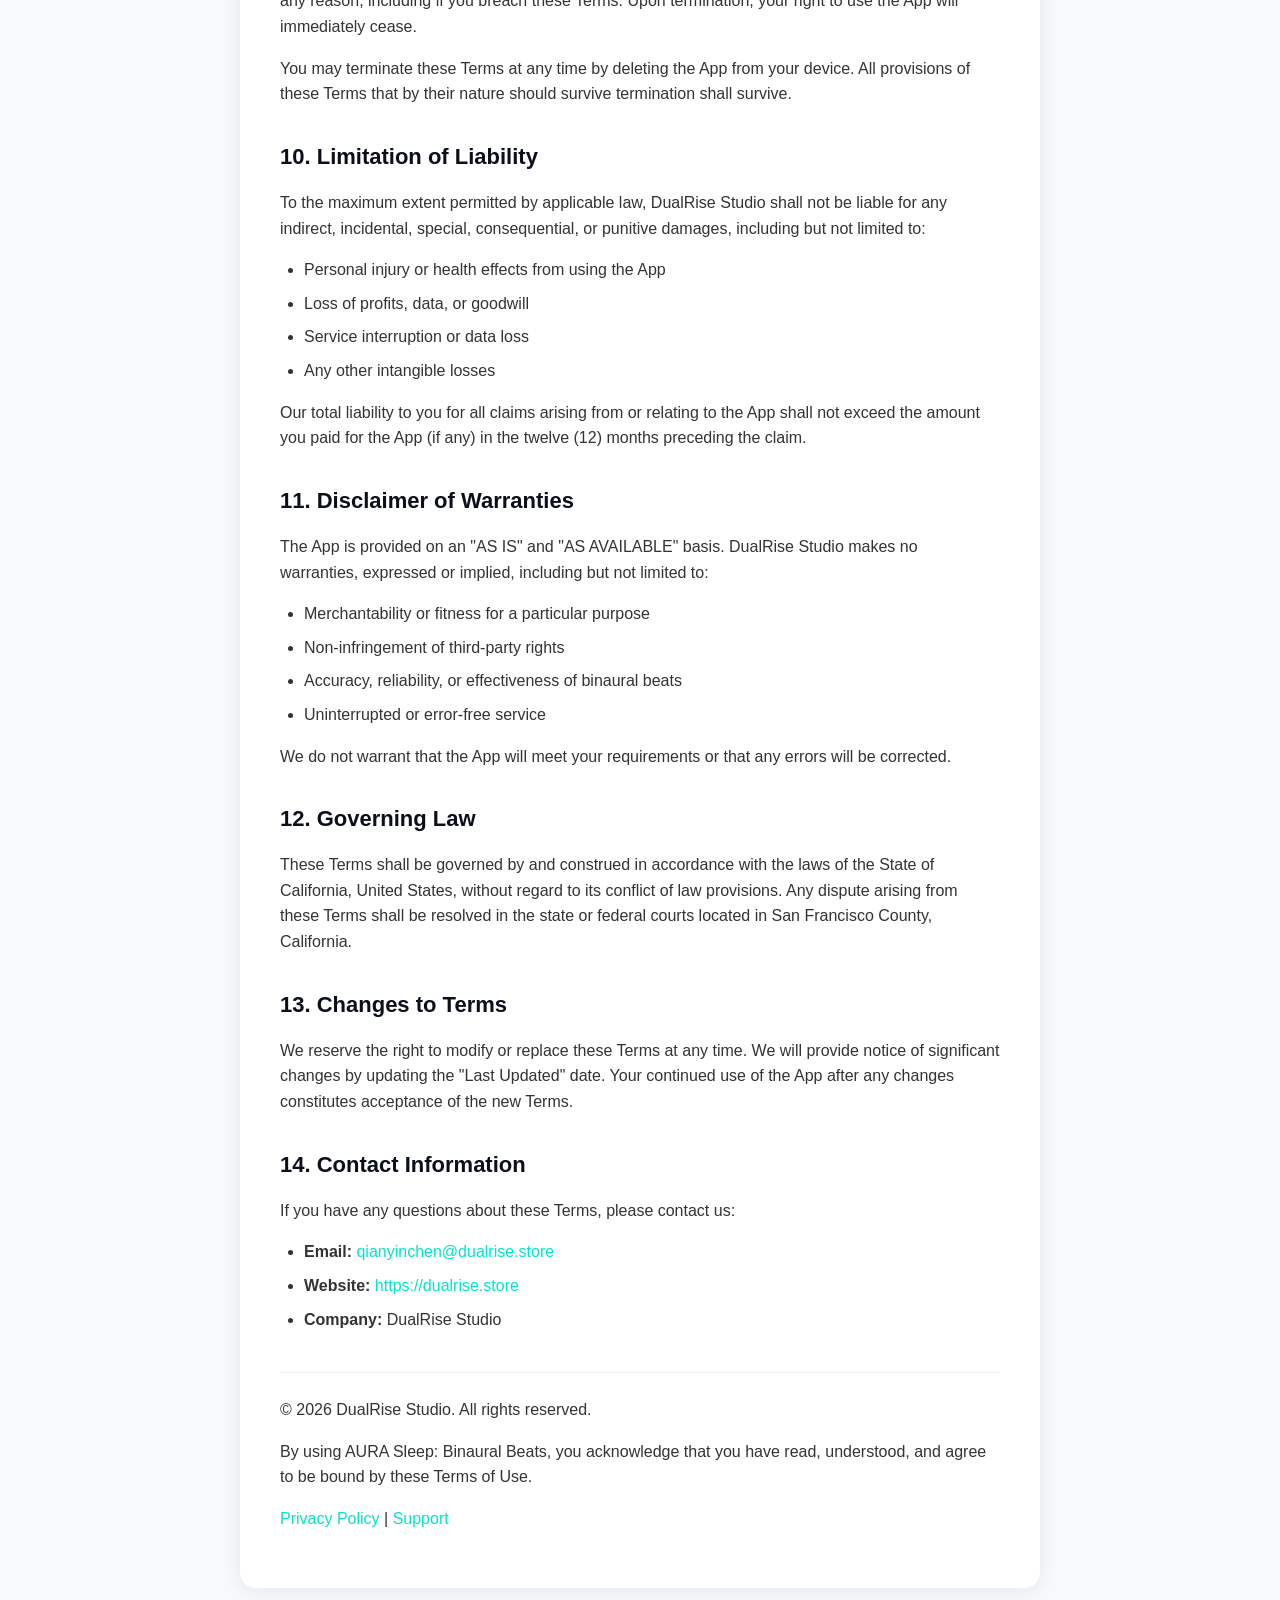
<file: terms .html>
<!DOCTYPE html>
<html lang="en">
<head>
    <meta charset="UTF-8">
    <meta name="viewport" content="width=device-width, initial-scale=1.0">
    <title>Terms of Use - AURA Sleep: Binaural Beats</title>
    <style>
        * { margin: 0; padding: 0; box-sizing: border-box; }
        body {
            font-family: -apple-system, BlinkMacSystemFont, 'Segoe UI', Roboto, Helvetica, Arial, sans-serif;
            line-height: 1.6;
            color: #1a1a2e;
            background: #f8f9fa;
            padding: 20px;
        }
        .container {
            max-width: 800px;
            margin: 0 auto;
            background: #fff;
            padding: 40px;
            border-radius: 16px;
            box-shadow: 0 2px 20px rgba(0,0,0,0.08);
        }
        h1 {
            font-size: 32px;
            font-weight: 700;
            color: #0a0f1a;
            margin-bottom: 8px;
        }
        .app-name {
            font-size: 18px;
            color: #00e5c9;
            font-weight: 600;
            margin-bottom: 24px;
        }
        .last-updated {
            font-size: 14px;
            color: #666;
            margin-bottom: 32px;
            padding-bottom: 20px;
            border-bottom: 1px solid #eee;
        }
        h2 {
            font-size: 22px;
            font-weight: 600;
            color: #0a0f1a;
            margin-top: 32px;
            margin-bottom: 16px;
        }
        h3 {
            font-size: 18px;
            font-weight: 600;
            color: #1a1a2e;
            margin-top: 24px;
            margin-bottom: 12px;
        }
        p {
            margin-bottom: 16px;
            font-size: 16px;
            color: #333;
        }
        ul, ol {
            margin-left: 24px;
            margin-bottom: 16px;
        }
        li {
            margin-bottom: 8px;
            font-size: 16px;
            color: #333;
        }
        .highlight-box {
            background: #fff8f0;
            border-left: 4px solid #ff7e5f;
            padding: 16px 20px;
            margin: 20px 0;
            border-radius: 0 8px 8px 0;
        }
        .highlight-box p {
            margin: 0;
            font-weight: 500;
        }
        a {
            color: #00e5c9;
            text-decoration: none;
        }
        a:hover {
            text-decoration: underline;
        }
        .footer {
            margin-top: 40px;
            padding-top: 24px;
            border-top: 1px solid #eee;
            font-size: 14px;
            color: #666;
        }
        .footer a {
            color: #00e5c9;
        }
        @media (max-width: 600px) {
            .container { padding: 24px; }
            h1 { font-size: 26px; }
            h2 { font-size: 20px; }
        }
    </style>
</head>
<body>
    <div class="container">
        <h1>Terms of Use</h1>
        <div class="app-name">AURA Sleep: Binaural Beats</div>
        <div class="last-updated">Last Updated: June 4, 2026 | Effective Date: June 4, 2026</div>

        <div class="highlight-box">
            <p><strong>Medical Disclaimer:</strong> AURA is a wellness and lifestyle application, not a medical device. It is not intended to diagnose, treat, cure, or prevent any disease or medical condition, including but not limited to insomnia, ADHD, anxiety disorders, or tinnitus. If you have a sleep disorder, neurological condition, or are under medical care, consult a healthcare professional before use.</p>
        </div>

        <h2>1. Agreement to Terms</h2>
        <p>By downloading, installing, or using AURA Sleep: Binaural Beats (the "App"), you agree to be bound by these Terms of Use. If you do not agree to these terms, do not use the App.</p>
        <p>These Terms constitute a legally binding agreement between you and DualRise Studio ("we," "our," or "us"), the developer of AURA.</p>

        <h2>2. Eligibility</h2>
        <p>You must be at least 13 years old to use the App. By using the App, you represent and warrant that:</p>
        <ul>
            <li>You are at least 13 years of age</li>
            <li>You have the legal capacity to enter into these Terms</li>
            <li>You are not prohibited from using the App under applicable laws</li>
            <li>You will comply with these Terms and all applicable laws</li>
        </ul>

        <h2>3. License Grant</h2>
        <p>Subject to your compliance with these Terms, DualRise Studio grants you a limited, non-exclusive, non-transferable, revocable license to:</p>
        <ul>
            <li>Download and install the App on iOS devices that you own or control</li>
            <li>Use the App for personal, non-commercial purposes</li>
            <li>Access and use the features and functionality made available through the App</li>
        </ul>
        <p>This license does not allow you to:</p>
        <ul>
            <li>Modify, reverse engineer, decompile, or disassemble the App</li>
            <li>Rent, lease, lend, sell, redistribute, or sublicense the App</li>
            <li>Use the App for any illegal or unauthorized purpose</li>
            <li>Remove any copyright, trademark, or other proprietary notices</li>
            <li>Use the App to develop competing products or services</li>
        </ul>

        <h2>4. App Store Terms</h2>
        <p>These Terms are between you and DualRise Studio, not with Apple Inc. ("Apple"). Apple is not responsible for the App or its content. However, Apple and its subsidiaries are third-party beneficiaries of these Terms and have the right to enforce them against you.</p>
        <p>You acknowledge that:</p>
        <ul>
            <li>These Terms do not override the App Store Terms of Service</li>
            <li>Apple has no obligation to provide maintenance or support for the App</li>
            <li>Apple is not responsible for addressing any claims related to the App</li>
        </ul>

        <h2>5. Medical Disclaimer & Safety</h2>
        <h3>5.1 Not a Medical Device</h3>
        <p>AURA is a wellness and lifestyle application, <strong>not a medical device</strong>. It is not intended to diagnose, treat, cure, or prevent any disease or medical condition, including but not limited to:</p>
        <ul>
            <li>Insomnia or sleep disorders</li>
            <li>ADHD (Attention Deficit Hyperactivity Disorder)</li>
            <li>Anxiety disorders or depression</li>
            <li>Tinnitus or hearing disorders</li>
            <li>Any neurological or psychiatric condition</li>
        </ul>

        <h3>5.2 Consult a Healthcare Professional</h3>
        <p>If you have a sleep disorder, neurological condition, or are under medical care, <strong>consult a healthcare professional before using the App</strong>. Never disregard professional medical advice or delay seeking it because of something you have read or experienced in the App.</p>

        <h3>5.3 Safety Precautions</h3>
        <p>When using the App, you agree to:</p>
        <ul>
            <li><strong>Do not use while driving or operating machinery</strong> — Binaural beats can cause drowsiness and disorientation</li>
            <li><strong>Do not use near bedtime with Energize presets</strong> — High Beta and Gamma frequencies can disrupt sleep</li>
            <li><strong>Use headphones responsibly</strong> — Prolonged high-volume listening may cause hearing damage</li>
            <li><strong>Start at low volume</strong> — Gradually increase to comfortable levels</li>
            <li><strong>Discontinue if discomfort occurs</strong> — Stop use if you experience dizziness, nausea, or headaches</li>
        </ul>

        <h2>6. Intellectual Property</h2>
        <p>The App and its original content, features, and functionality are owned by DualRise Studio and are protected by international copyright, trademark, patent, trade secret, and other intellectual property laws.</p>
        <p>All audio algorithms, frequency generation methods, and user interface designs are proprietary to DualRise Studio. You may not copy, modify, or create derivative works based on the App without express written permission.</p>

        <h2>7. User Content</h2>
        <p>AURA does not currently support user-generated content. If this feature is added in the future:</p>
        <ul>
            <li>You retain ownership of any content you create</li>
            <li>You grant DualRise Studio a license to use, display, and distribute such content</li>
            <li>You represent that your content does not violate any third-party rights</li>
        </ul>

        <h2>8. Privacy</h2>
        <p>Your use of the App is also governed by our <a href="https://dualrise.store/privacy">Privacy Policy</a>, which is incorporated into these Terms by reference. Please review the Privacy Policy to understand our practices regarding data collection and use.</p>

        <h2>9. Termination</h2>
        <p>We may terminate or suspend your access to the App immediately, without prior notice or liability, for any reason, including if you breach these Terms. Upon termination, your right to use the App will immediately cease.</p>
        <p>You may terminate these Terms at any time by deleting the App from your device. All provisions of these Terms that by their nature should survive termination shall survive.</p>

        <h2>10. Limitation of Liability</h2>
        <p>To the maximum extent permitted by applicable law, DualRise Studio shall not be liable for any indirect, incidental, special, consequential, or punitive damages, including but not limited to:</p>
        <ul>
            <li>Personal injury or health effects from using the App</li>
            <li>Loss of profits, data, or goodwill</li>
            <li>Service interruption or data loss</li>
            <li>Any other intangible losses</li>
        </ul>
        <p>Our total liability to you for all claims arising from or relating to the App shall not exceed the amount you paid for the App (if any) in the twelve (12) months preceding the claim.</p>

        <h2>11. Disclaimer of Warranties</h2>
        <p>The App is provided on an "AS IS" and "AS AVAILABLE" basis. DualRise Studio makes no warranties, expressed or implied, including but not limited to:</p>
        <ul>
            <li>Merchantability or fitness for a particular purpose</li>
            <li>Non-infringement of third-party rights</li>
            <li>Accuracy, reliability, or effectiveness of binaural beats</li>
            <li>Uninterrupted or error-free service</li>
        </ul>
        <p>We do not warrant that the App will meet your requirements or that any errors will be corrected.</p>

        <h2>12. Governing Law</h2>
        <p>These Terms shall be governed by and construed in accordance with the laws of the State of California, United States, without regard to its conflict of law provisions. Any dispute arising from these Terms shall be resolved in the state or federal courts located in San Francisco County, California.</p>

        <h2>13. Changes to Terms</h2>
        <p>We reserve the right to modify or replace these Terms at any time. We will provide notice of significant changes by updating the "Last Updated" date. Your continued use of the App after any changes constitutes acceptance of the new Terms.</p>

        <h2>14. Contact Information</h2>
        <p>If you have any questions about these Terms, please contact us:</p>
        <ul>
            <li><strong>Email:</strong> <a href="mailto:qianyinchen@dualrise.store">qianyinchen@dualrise.store</a></li>
            <li><strong>Website:</strong> <a href="https://dualrise.store">https://dualrise.store</a></li>
            <li><strong>Company:</strong> DualRise Studio</li>
        </ul>

        <div class="footer">
            <p>© 2026 DualRise Studio. All rights reserved.</p>
            <p>By using AURA Sleep: Binaural Beats, you acknowledge that you have read, understood, and agree to be bound by these Terms of Use.</p>
            <p><a href="https://dualrise.store/privacy">Privacy Policy</a> | <a href="https://dualrise.store/support">Support</a></p>
        </div>
    </div>
</body>
</html>
</file>
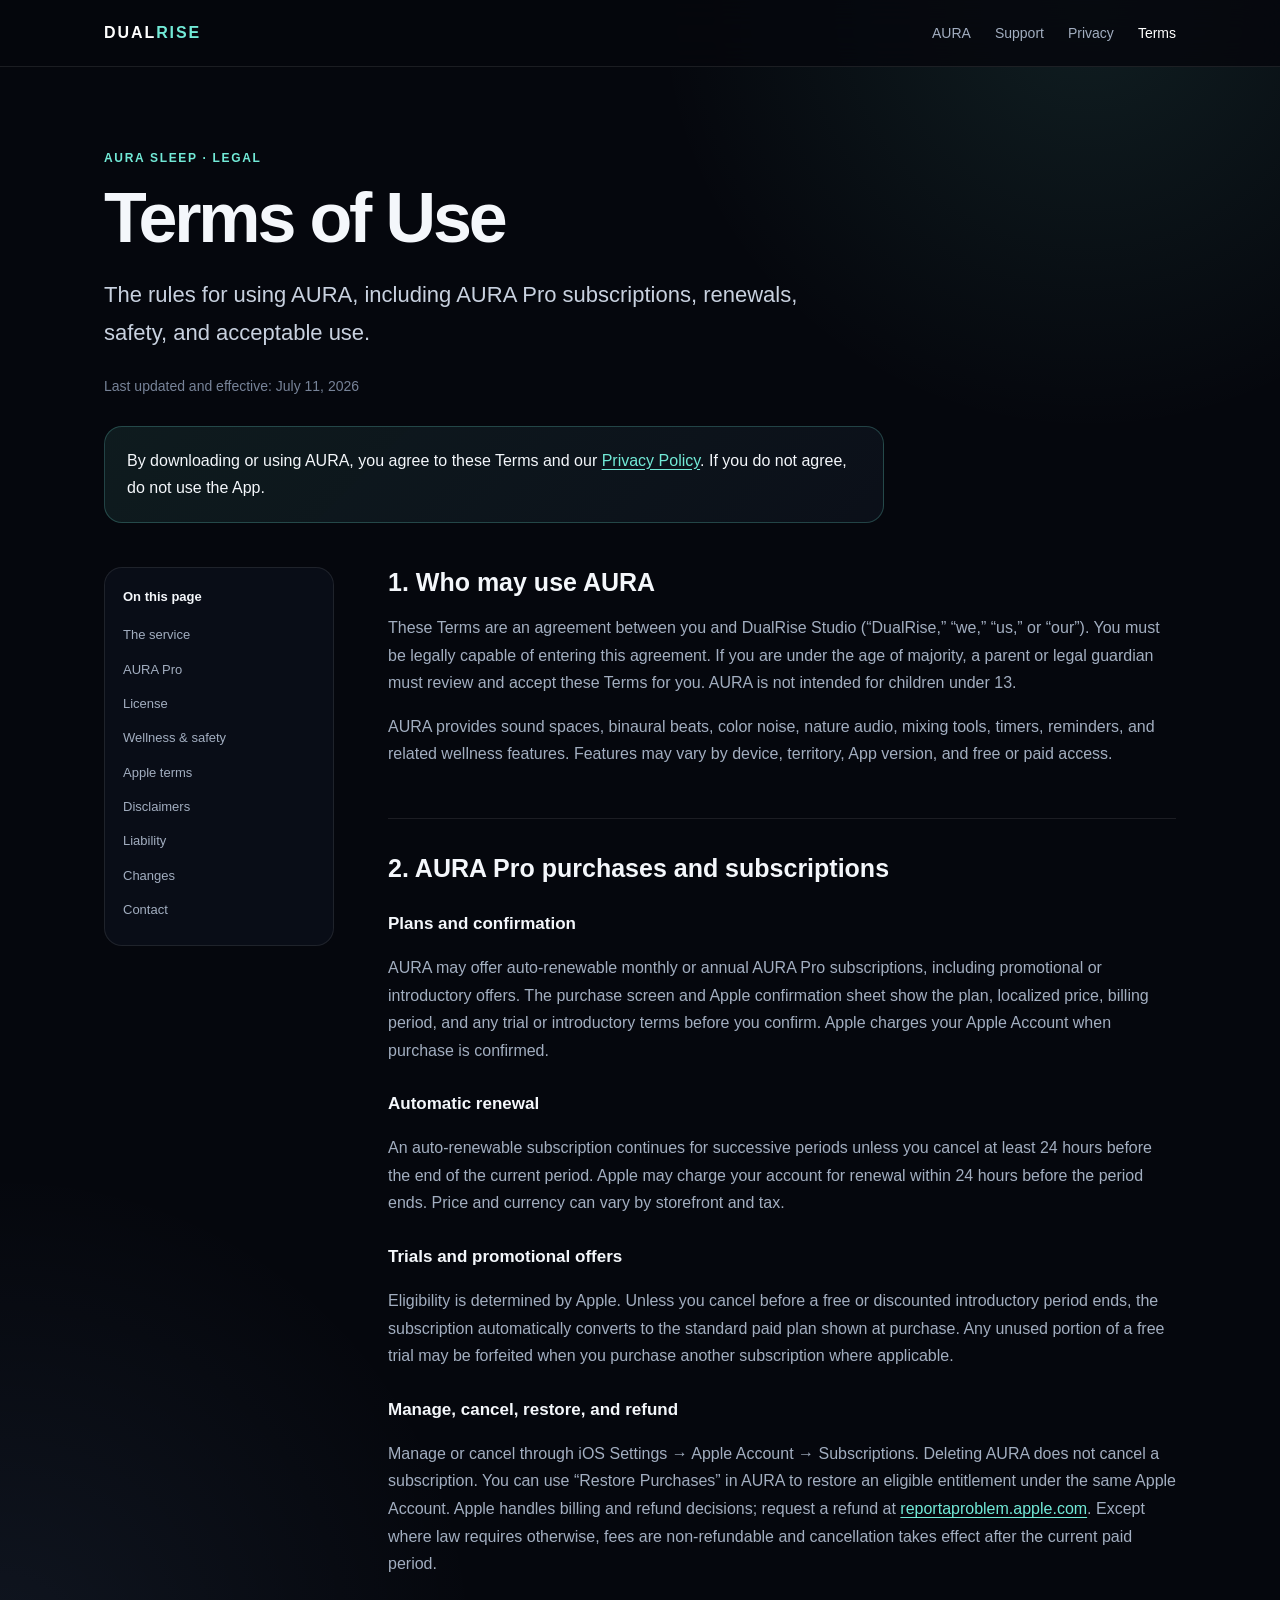
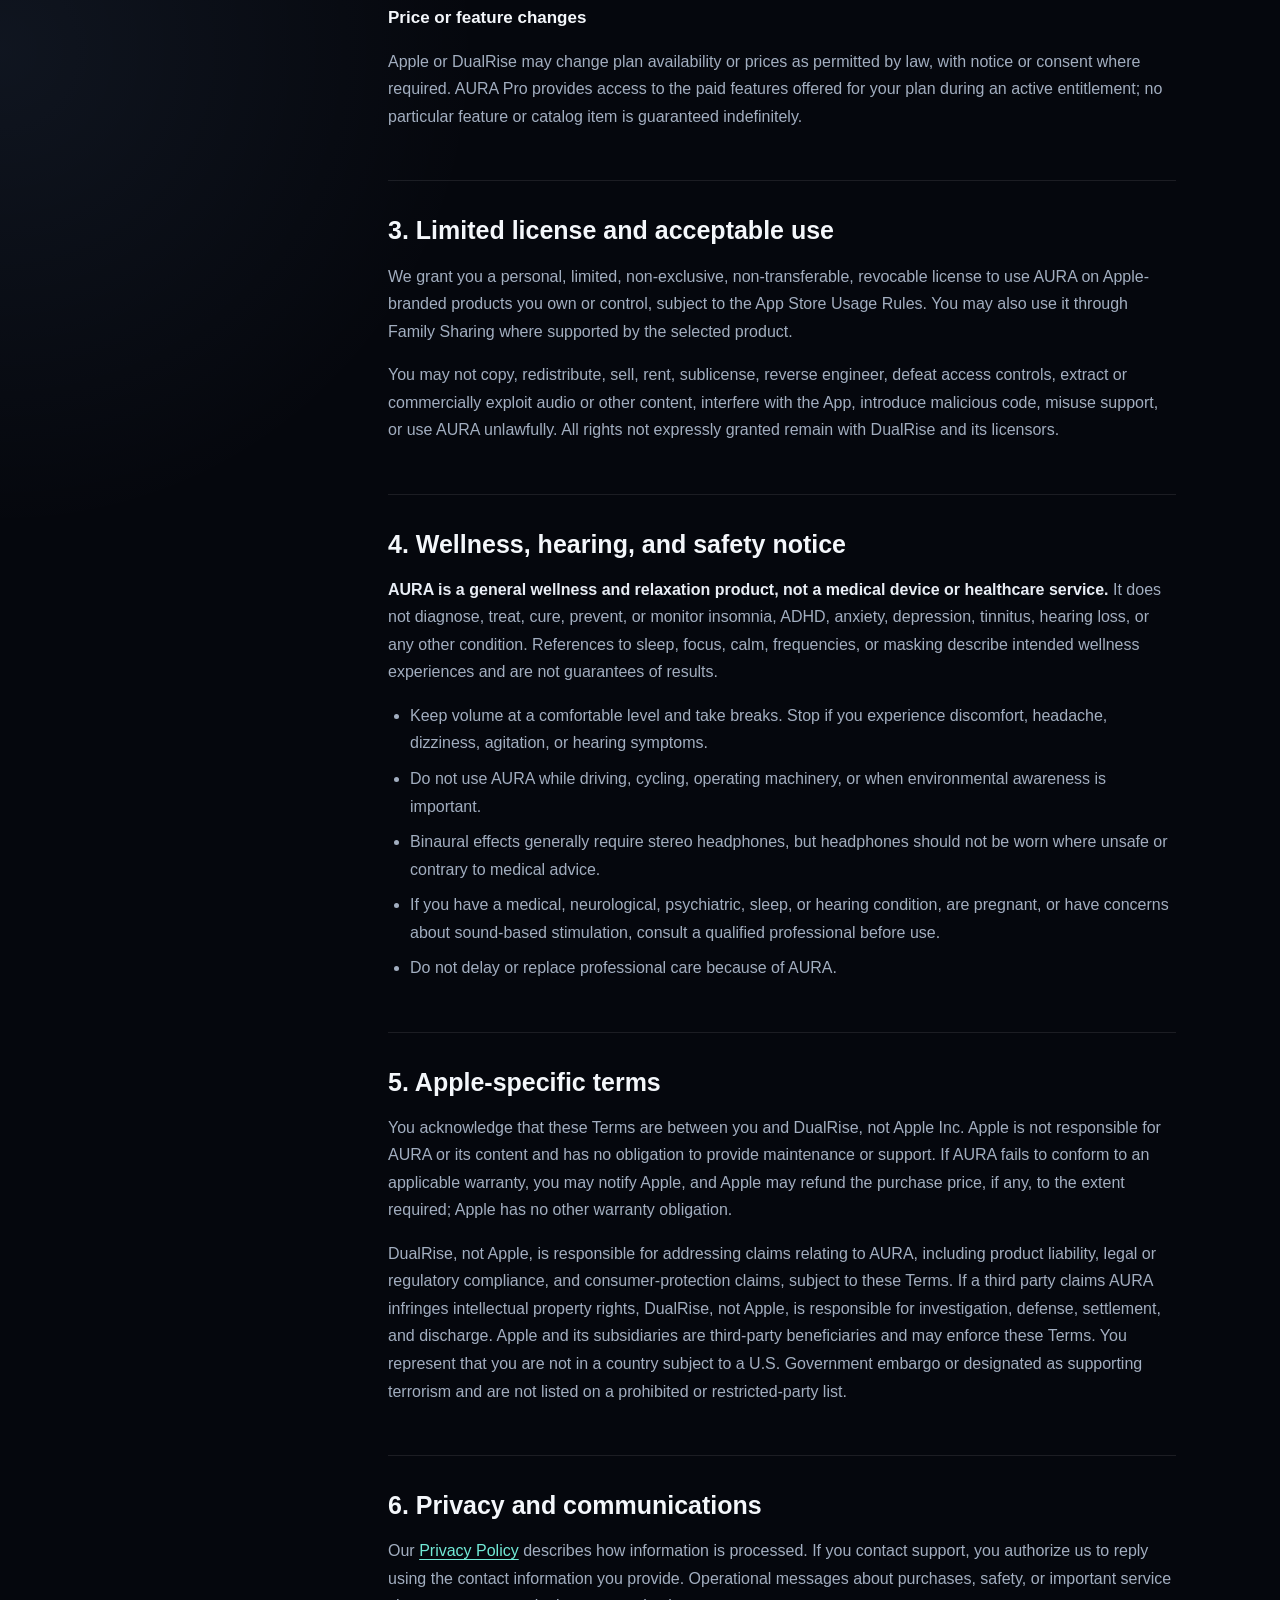
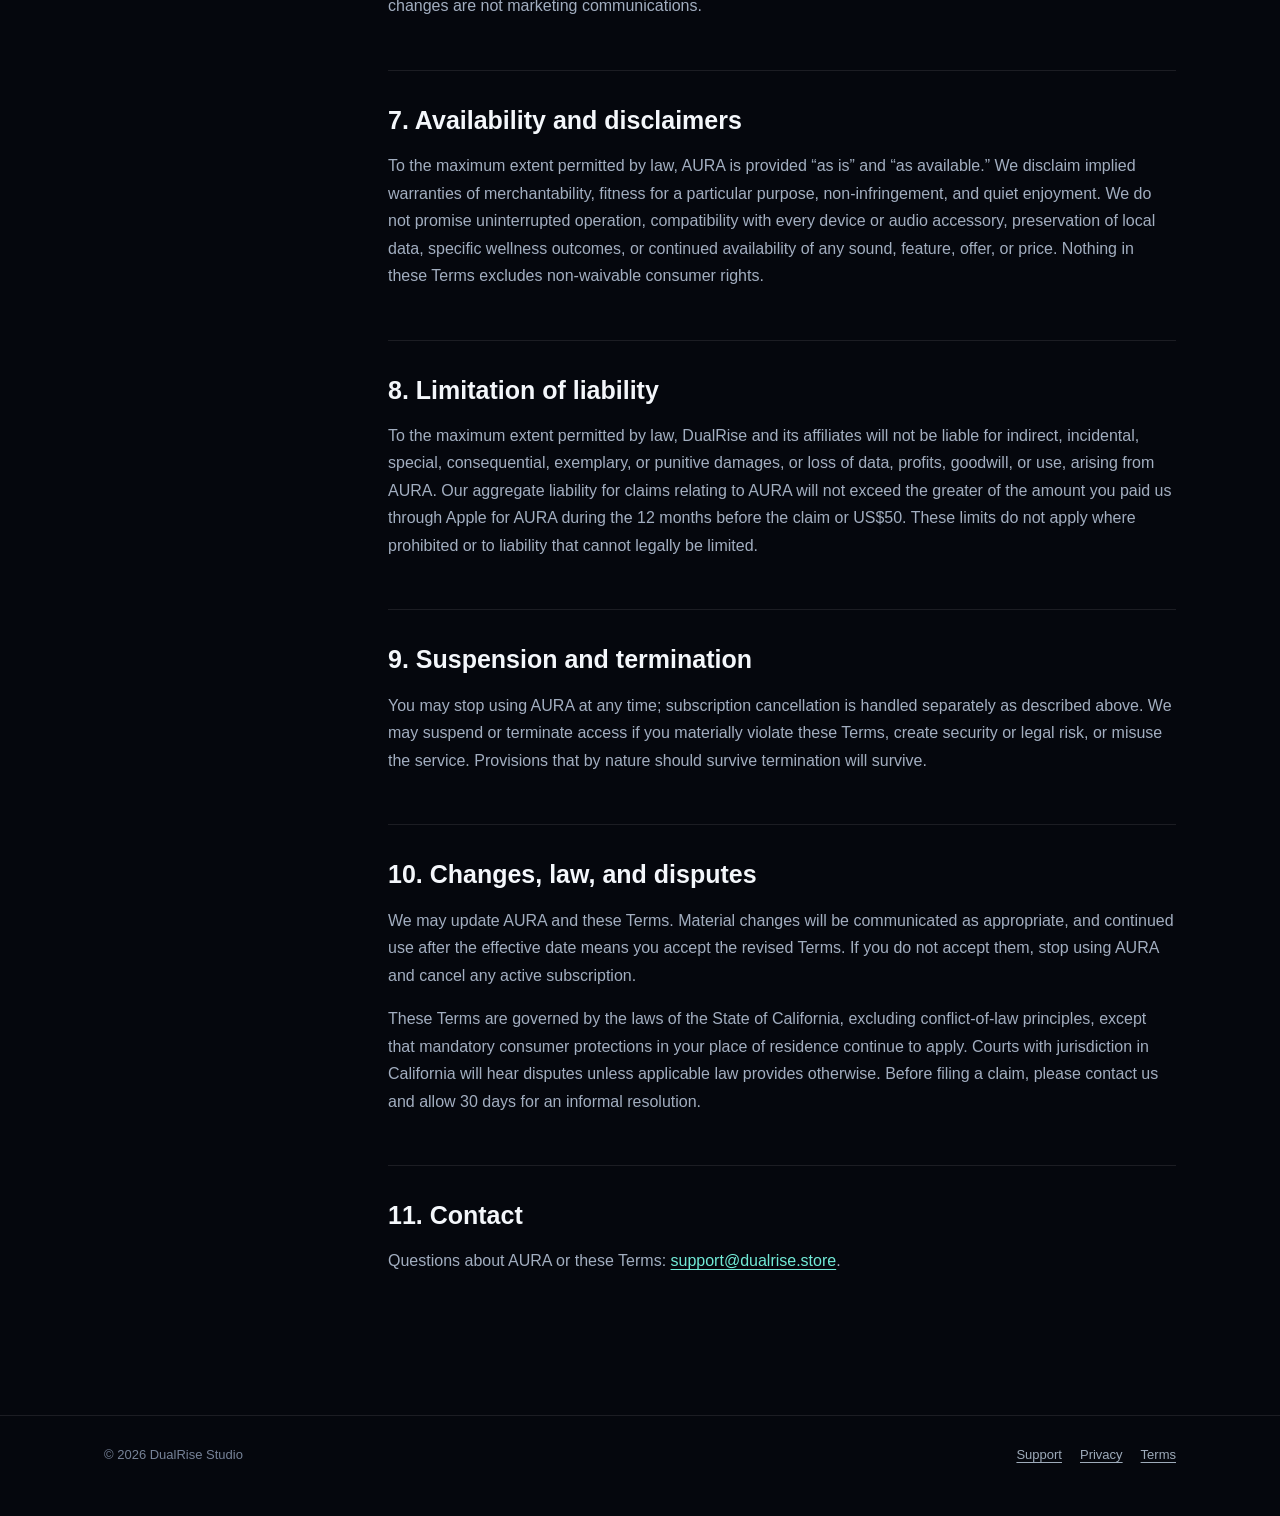
<file: terms.html>
<!doctype html><html lang="en"><head><meta charset="utf-8"><meta name="viewport" content="width=device-width,initial-scale=1"><title>Terms of Use — AURA Sleep</title><meta name="description" content="Terms governing AURA Sleep, AURA Pro subscriptions, and wellness audio services."><link rel="stylesheet" href="legal.css"></head><body><a class="skip" href="#content">Skip to content</a><nav class="nav"><div class="nav-inner"><a class="brand" href="index.html">DUAL<span>RISE</span></a><div class="nav-links"><a href="aura.html">AURA</a><a href="support.html">Support</a><a href="privacy.html">Privacy</a><a href="terms.html" aria-current="page">Terms</a></div></div></nav><main id="content" class="wrap"><header class="hero"><span class="eyebrow">AURA Sleep · Legal</span><h1>Terms of Use</h1><p class="lede">The rules for using AURA, including AURA Pro subscriptions, renewals, safety, and acceptable use.</p><p class="updated">Last updated and effective: July 11, 2026</p><div class="notice">By downloading or using AURA, you agree to these Terms and our <a href="privacy.html">Privacy Policy</a>. If you do not agree, do not use the App.</div></header><div class="layout"><aside class="toc"><strong>On this page</strong><a href="#service">The service</a><a href="#subscription">AURA Pro</a><a href="#license">License</a><a href="#wellness">Wellness & safety</a><a href="#apple">Apple terms</a><a href="#disclaimers">Disclaimers</a><a href="#liability">Liability</a><a href="#changes">Changes</a><a href="#contact">Contact</a></aside><article class="article">
<section id="service"><h2>1. Who may use AURA</h2><p>These Terms are an agreement between you and DualRise Studio (“DualRise,” “we,” “us,” or “our”). You must be legally capable of entering this agreement. If you are under the age of majority, a parent or legal guardian must review and accept these Terms for you. AURA is not intended for children under 13.</p><p>AURA provides sound spaces, binaural beats, color noise, nature audio, mixing tools, timers, reminders, and related wellness features. Features may vary by device, territory, App version, and free or paid access.</p></section>
<section id="subscription"><h2>2. AURA Pro purchases and subscriptions</h2><h3>Plans and confirmation</h3><p>AURA may offer auto-renewable monthly or annual AURA Pro subscriptions, including promotional or introductory offers. The purchase screen and Apple confirmation sheet show the plan, localized price, billing period, and any trial or introductory terms before you confirm. Apple charges your Apple Account when purchase is confirmed.</p><h3>Automatic renewal</h3><p>An auto-renewable subscription continues for successive periods unless you cancel at least 24 hours before the end of the current period. Apple may charge your account for renewal within 24 hours before the period ends. Price and currency can vary by storefront and tax.</p><h3>Trials and promotional offers</h3><p>Eligibility is determined by Apple. Unless you cancel before a free or discounted introductory period ends, the subscription automatically converts to the standard paid plan shown at purchase. Any unused portion of a free trial may be forfeited when you purchase another subscription where applicable.</p><h3>Manage, cancel, restore, and refund</h3><p>Manage or cancel through iOS Settings → Apple Account → Subscriptions. Deleting AURA does not cancel a subscription. You can use “Restore Purchases” in AURA to restore an eligible entitlement under the same Apple Account. Apple handles billing and refund decisions; request a refund at <a href="https://reportaproblem.apple.com/">reportaproblem.apple.com</a>. Except where law requires otherwise, fees are non-refundable and cancellation takes effect after the current paid period.</p><h3>Price or feature changes</h3><p>Apple or DualRise may change plan availability or prices as permitted by law, with notice or consent where required. AURA Pro provides access to the paid features offered for your plan during an active entitlement; no particular feature or catalog item is guaranteed indefinitely.</p></section>
<section id="license"><h2>3. Limited license and acceptable use</h2><p>We grant you a personal, limited, non-exclusive, non-transferable, revocable license to use AURA on Apple-branded products you own or control, subject to the App Store Usage Rules. You may also use it through Family Sharing where supported by the selected product.</p><p>You may not copy, redistribute, sell, rent, sublicense, reverse engineer, defeat access controls, extract or commercially exploit audio or other content, interfere with the App, introduce malicious code, misuse support, or use AURA unlawfully. All rights not expressly granted remain with DualRise and its licensors.</p></section>
<section id="wellness"><h2>4. Wellness, hearing, and safety notice</h2><p><strong>AURA is a general wellness and relaxation product, not a medical device or healthcare service.</strong> It does not diagnose, treat, cure, prevent, or monitor insomnia, ADHD, anxiety, depression, tinnitus, hearing loss, or any other condition. References to sleep, focus, calm, frequencies, or masking describe intended wellness experiences and are not guarantees of results.</p><ul><li>Keep volume at a comfortable level and take breaks. Stop if you experience discomfort, headache, dizziness, agitation, or hearing symptoms.</li><li>Do not use AURA while driving, cycling, operating machinery, or when environmental awareness is important.</li><li>Binaural effects generally require stereo headphones, but headphones should not be worn where unsafe or contrary to medical advice.</li><li>If you have a medical, neurological, psychiatric, sleep, or hearing condition, are pregnant, or have concerns about sound-based stimulation, consult a qualified professional before use.</li><li>Do not delay or replace professional care because of AURA.</li></ul></section>
<section id="apple"><h2>5. Apple-specific terms</h2><p>You acknowledge that these Terms are between you and DualRise, not Apple Inc. Apple is not responsible for AURA or its content and has no obligation to provide maintenance or support. If AURA fails to conform to an applicable warranty, you may notify Apple, and Apple may refund the purchase price, if any, to the extent required; Apple has no other warranty obligation.</p><p>DualRise, not Apple, is responsible for addressing claims relating to AURA, including product liability, legal or regulatory compliance, and consumer-protection claims, subject to these Terms. If a third party claims AURA infringes intellectual property rights, DualRise, not Apple, is responsible for investigation, defense, settlement, and discharge. Apple and its subsidiaries are third-party beneficiaries and may enforce these Terms. You represent that you are not in a country subject to a U.S. Government embargo or designated as supporting terrorism and are not listed on a prohibited or restricted-party list.</p></section>
<section id="privacy"><h2>6. Privacy and communications</h2><p>Our <a href="privacy.html">Privacy Policy</a> describes how information is processed. If you contact support, you authorize us to reply using the contact information you provide. Operational messages about purchases, safety, or important service changes are not marketing communications.</p></section>
<section id="disclaimers"><h2>7. Availability and disclaimers</h2><p>To the maximum extent permitted by law, AURA is provided “as is” and “as available.” We disclaim implied warranties of merchantability, fitness for a particular purpose, non-infringement, and quiet enjoyment. We do not promise uninterrupted operation, compatibility with every device or audio accessory, preservation of local data, specific wellness outcomes, or continued availability of any sound, feature, offer, or price. Nothing in these Terms excludes non-waivable consumer rights.</p></section>
<section id="liability"><h2>8. Limitation of liability</h2><p>To the maximum extent permitted by law, DualRise and its affiliates will not be liable for indirect, incidental, special, consequential, exemplary, or punitive damages, or loss of data, profits, goodwill, or use, arising from AURA. Our aggregate liability for claims relating to AURA will not exceed the greater of the amount you paid us through Apple for AURA during the 12 months before the claim or US$50. These limits do not apply where prohibited or to liability that cannot legally be limited.</p></section>
<section id="termination"><h2>9. Suspension and termination</h2><p>You may stop using AURA at any time; subscription cancellation is handled separately as described above. We may suspend or terminate access if you materially violate these Terms, create security or legal risk, or misuse the service. Provisions that by nature should survive termination will survive.</p></section>
<section id="changes"><h2>10. Changes, law, and disputes</h2><p>We may update AURA and these Terms. Material changes will be communicated as appropriate, and continued use after the effective date means you accept the revised Terms. If you do not accept them, stop using AURA and cancel any active subscription.</p><p>These Terms are governed by the laws of the State of California, excluding conflict-of-law principles, except that mandatory consumer protections in your place of residence continue to apply. Courts with jurisdiction in California will hear disputes unless applicable law provides otherwise. Before filing a claim, please contact us and allow 30 days for an informal resolution.</p></section>
<section id="contact"><h2>11. Contact</h2><p>Questions about AURA or these Terms: <a href="mailto:support@dualrise.store?subject=AURA%20Terms">support@dualrise.store</a>.</p></section></article></div></main><footer class="footer"><div class="footer-inner"><span>© 2026 DualRise Studio</span><div class="footer-links"><a href="support.html">Support</a><a href="privacy.html">Privacy</a><a href="terms.html">Terms</a></div></div></footer></body></html>
</file>
<file: studio.css>
:root{--bg:#05070c;--surface:#0d111a;--surface2:#111826;--ink:#f7f9fc;--muted:#98a4b7;--line:rgba(255,255,255,.1);--aqua:#61ead5;--blue:#70a9ff;--violet:#9a8cff;--max:1200px}*{box-sizing:border-box}html{scroll-behavior:smooth}body{margin:0;background:var(--bg);color:var(--ink);font:16px/1.65 -apple-system,BlinkMacSystemFont,"SF Pro Display","Segoe UI",sans-serif;overflow-x:hidden}a{color:inherit}.ambient{position:fixed;inset:0;z-index:-2;background:radial-gradient(circle at 12% 18%,rgba(58,220,196,.13),transparent 30rem),radial-gradient(circle at 88% 12%,rgba(88,133,255,.13),transparent 34rem),radial-gradient(circle at 55% 82%,rgba(132,89,255,.08),transparent 32rem)}.ambient:after{content:"";position:absolute;inset:0;opacity:.22;background-image:linear-gradient(rgba(255,255,255,.025) 1px,transparent 1px),linear-gradient(90deg,rgba(255,255,255,.025) 1px,transparent 1px);background-size:64px 64px;mask-image:linear-gradient(to bottom,#000,transparent 80%)}.orb{position:fixed;width:42vw;aspect-ratio:1;border:1px solid rgba(97,234,213,.13);border-radius:50%;right:-17vw;top:12vh;z-index:-1;animation:drift 12s ease-in-out infinite}.orb:before,.orb:after{content:"";position:absolute;border:inherit;border-radius:inherit;inset:12%}.orb:after{inset:28%;background:radial-gradient(circle,rgba(97,234,213,.12),transparent 65%)}@keyframes drift{50%{transform:translate3d(-2vw,2vh,0) scale(1.05)}}.nav{position:sticky;top:0;z-index:20;background:rgba(5,7,12,.76);backdrop-filter:blur(22px);border-bottom:1px solid var(--line)}.nav-inner{max-width:var(--max);height:72px;margin:auto;padding:0 24px;display:flex;align-items:center;justify-content:space-between}.brand{text-decoration:none;font-weight:850;letter-spacing:.12em}.brand i{font-style:normal;color:var(--aqua)}.nav-links{display:flex;align-items:center;gap:28px}.nav-links a{text-decoration:none;color:var(--muted);font-size:14px}.nav-links a:hover,.nav-links .active{color:#fff}.nav-cta,.button{display:inline-flex;align-items:center;justify-content:center;gap:9px;text-decoration:none;border-radius:999px;font-weight:760;transition:transform .25s,box-shadow .25s}.nav-cta{padding:10px 18px!important;background:#fff;color:#07100f!important}.button{padding:15px 22px;background:linear-gradient(135deg,var(--aqua),#38bedb);color:#04110f;box-shadow:0 12px 36px rgba(50,210,193,.2)}.button.secondary{background:rgba(255,255,255,.06);border:1px solid var(--line);color:#fff;box-shadow:none}.button:hover,.nav-cta:hover{transform:translateY(-2px);box-shadow:0 16px 44px rgba(50,210,193,.28)}.container{width:min(var(--max),calc(100% - 48px));margin:auto}.hero{min-height:720px;padding:92px 0 72px;display:grid;grid-template-columns:1.02fr .98fr;gap:64px;align-items:center}.kicker{display:inline-flex;align-items:center;gap:9px;color:var(--aqua);font-size:12px;font-weight:800;letter-spacing:.14em;text-transform:uppercase}.kicker:before{content:"";width:7px;height:7px;border-radius:50%;background:var(--aqua);box-shadow:0 0 16px var(--aqua);animation:pulse 2.4s ease-in-out infinite}@keyframes pulse{50%{opacity:.35;transform:scale(.7)}}h1{font-size:clamp(52px,7vw,88px);line-height:.99;letter-spacing:-.055em;margin:22px 0 24px}h1 .gradient,.gradient{background:linear-gradient(110deg,#fff 5%,var(--aqua) 46%,var(--blue));color:transparent;background-clip:text}.hero-copy>p{font-size:clamp(18px,2vw,21px);color:var(--muted);max-width:640px}.actions{display:flex;gap:12px;flex-wrap:wrap;margin-top:34px}.proof{display:flex;gap:26px;flex-wrap:wrap;margin-top:34px;color:#c9d1dd;font-size:13px}.proof span{display:flex;gap:7px;align-items:center}.proof svg{width:16px;color:var(--aqua)}.showcase{position:relative;min-height:560px;display:grid;place-items:center}.halo{position:absolute;width:88%;aspect-ratio:1;border-radius:50%;background:radial-gradient(circle,rgba(97,234,213,.18),rgba(89,110,255,.08) 38%,transparent 68%);animation:breathe 7s ease-in-out infinite}@keyframes breathe{50%{transform:scale(1.08);filter:hue-rotate(15deg)}}.app-icon{width:min(310px,64vw);position:relative;border-radius:22.5%;box-shadow:0 40px 100px rgba(0,0,0,.55),0 0 80px rgba(97,234,213,.16);animation:float 6s ease-in-out infinite}@keyframes float{50%{transform:translateY(-14px) rotate(1deg)}}.floating-card{position:absolute;padding:14px 17px;background:rgba(14,20,31,.76);border:1px solid var(--line);border-radius:16px;backdrop-filter:blur(16px);box-shadow:0 20px 50px rgba(0,0,0,.32);font-size:13px;color:#d6deea}.floating-card strong{display:block;color:#fff;font-size:15px}.fc1{left:0;top:18%}.fc2{right:0;bottom:17%}.section{padding:104px 0}.section-head{display:flex;justify-content:space-between;gap:40px;align-items:end;margin-bottom:40px}.section-head h2{font-size:clamp(34px,5vw,56px);line-height:1.06;letter-spacing:-.04em;margin:0}.section-head p{color:var(--muted);max-width:470px;margin:0}.product-grid{display:grid;grid-template-columns:2fr 1fr 1fr;gap:18px}.product{position:relative;min-height:370px;border:1px solid var(--line);border-radius:30px;overflow:hidden;background:var(--surface);padding:28px;display:flex;flex-direction:column;justify-content:flex-end}.product:before{content:"";position:absolute;inset:0;background:linear-gradient(to top,rgba(3,7,12,.96) 8%,rgba(3,7,12,.25) 70%),var(--image,none) center/cover;transition:transform .6s}.product:hover:before{transform:scale(1.035)}.product>*{position:relative}.product-featured{min-height:520px}.product-icon{width:58px;border-radius:22.5%;margin-bottom:auto;box-shadow:0 16px 30px rgba(0,0,0,.3)}.tag{align-self:flex-start;padding:6px 10px;border:1px solid var(--line);border-radius:999px;background:rgba(0,0,0,.28);font-size:11px;letter-spacing:.1em;text-transform:uppercase}.product h3{font-size:32px;line-height:1.1;margin:18px 0 9px}.product p{color:#b7c2d2;margin:0 0 18px}.product-link{color:var(--aqua);text-decoration:none;font-weight:700}.coming{background:linear-gradient(145deg,#101623,#090d15)}.coming:after{content:"";position:absolute;width:190px;aspect-ratio:1;border:1px solid rgba(112,169,255,.18);border-radius:50%;right:-70px;top:-70px;box-shadow:inset 0 0 50px rgba(112,169,255,.05)}.principles{display:grid;grid-template-columns:repeat(3,1fr);gap:18px}.principle{border:1px solid var(--line);border-radius:24px;padding:28px;background:rgba(13,17,26,.65)}.icon{width:46px;height:46px;display:grid;place-items:center;border-radius:14px;background:linear-gradient(145deg,rgba(97,234,213,.16),rgba(112,169,255,.12));color:var(--aqua);margin-bottom:24px}.icon svg{width:23px}.principle h3{font-size:20px;margin:0 0 9px}.principle p{color:var(--muted);margin:0}.aura-hero{min-height:760px}.aura-visual{position:relative;height:580px;border-radius:34px;overflow:hidden;border:1px solid var(--line);background:url('assets/night-cocoon.png') center/cover}.aura-visual:after{content:"";position:absolute;inset:0;background:linear-gradient(to top,rgba(5,7,12,.88),transparent 60%),radial-gradient(circle at 50% 48%,transparent,rgba(5,7,12,.35))}.now-playing{position:absolute;z-index:2;left:26px;right:26px;bottom:24px;padding:18px;background:rgba(7,10,17,.68);border:1px solid var(--line);border-radius:20px;backdrop-filter:blur(20px);display:flex;align-items:center;gap:15px}.play{width:46px;height:46px;border-radius:50%;display:grid;place-items:center;background:var(--aqua);color:#04110f}.wave{height:28px;display:flex;align-items:center;gap:3px;margin-left:auto}.wave i{width:3px;border-radius:5px;background:var(--aqua);animation:wave 1.2s ease-in-out infinite}.wave i:nth-child(2){animation-delay:.15s}.wave i:nth-child(3){animation-delay:.3s}.wave i:nth-child(4){animation-delay:.45s}@keyframes wave{0%,100%{height:7px}50%{height:27px}}.feature-bento{display:grid;grid-template-columns:repeat(12,1fr);gap:18px}.bento{grid-column:span 4;min-height:280px;border:1px solid var(--line);border-radius:26px;background:var(--surface);padding:26px;overflow:hidden;position:relative}.bento.wide{grid-column:span 8}.bento.image{background:linear-gradient(to top,rgba(5,7,12,.9),rgba(5,7,12,.1)),var(--image) center/cover;display:flex;flex-direction:column;justify-content:flex-end}.bento h3{font-size:25px;margin:0 0 8px}.bento p{color:#abb7c8;margin:0;max-width:480px}.metric{font-size:64px;line-height:1;color:var(--aqua);font-weight:850;letter-spacing:-.05em;margin:25px 0 8px}.value-strip{display:grid;grid-template-columns:repeat(3,1fr);gap:1px;background:var(--line);border:1px solid var(--line);border-radius:24px;overflow:hidden}.value{background:var(--surface);padding:30px}.value strong{display:block;font-size:18px;margin-bottom:8px}.value span{color:var(--muted)}.final-cta{text-align:center;border:1px solid var(--line);border-radius:34px;padding:80px 24px;background:radial-gradient(circle at 50% 0,rgba(97,234,213,.15),transparent 55%),var(--surface)}.final-cta h2{font-size:clamp(38px,6vw,66px);line-height:1;margin:0 0 18px}.final-cta p{color:var(--muted);max-width:570px;margin:0 auto 28px}.footer{border-top:1px solid var(--line);margin-top:90px}.footer-inner{max-width:var(--max);margin:auto;padding:42px 24px;display:grid;grid-template-columns:2fr 1fr 1fr;gap:30px}.footer p{color:var(--muted);max-width:380px}.footer h4{font-size:13px;text-transform:uppercase;letter-spacing:.1em;color:#dbe2ed}.footer a{display:block;color:var(--muted);text-decoration:none;margin:9px 0}.footer a:hover{color:#fff}.copyright{max-width:var(--max);margin:auto;padding:20px 24px 36px;border-top:1px solid var(--line);color:#6f7a8c;font-size:13px}@media(max-width:850px){.nav-links a:not(.nav-cta):not(.active){display:none}.hero{grid-template-columns:1fr;padding-top:65px}.hero-copy{text-align:center}.hero-copy>p{margin-inline:auto}.actions,.proof{justify-content:center}.showcase{min-height:430px}.fc1{left:2%}.fc2{right:2%}.product-grid{grid-template-columns:1fr 1fr}.product-featured{grid-column:1/-1}.principles,.value-strip{grid-template-columns:1fr}.feature-bento{display:block}.bento{margin-bottom:16px}.section-head{display:block}.section-head p{margin-top:16px}.footer-inner{grid-template-columns:1fr 1fr}.footer-inner>div:first-child{grid-column:1/-1}}@media(max-width:560px){.container{width:min(100% - 32px,var(--max))}.nav-inner{padding:0 16px}.nav-links{gap:12px}.nav-cta{padding:9px 13px!important}.hero{min-height:auto}.showcase{min-height:370px}.app-icon{width:220px}.floating-card{font-size:11px;padding:10px}.product-grid{grid-template-columns:1fr}.product-featured{min-height:430px}.section{padding:76px 0}.aura-visual{height:470px}.footer-inner{grid-template-columns:1fr}}@media(prefers-reduced-motion:reduce){html{scroll-behavior:auto}*,*:before,*:after{animation:none!important;transition:none!important}}
</file>
<file: legal.css>
:root{--bg:#05070d;--panel:#0c111c;--panel2:#111827;--text:#f4f7fb;--muted:#a2aec0;--line:rgba(255,255,255,.09);--accent:#72ead7;--accent2:#8cbcff;--max:1120px}*{box-sizing:border-box}html{scroll-behavior:smooth}body{margin:0;background:radial-gradient(circle at 85% 0,rgba(114,234,215,.1),transparent 27rem),radial-gradient(circle at 0 35%,rgba(140,188,255,.08),transparent 30rem),var(--bg);color:var(--text);font:16px/1.72 -apple-system,BlinkMacSystemFont,"SF Pro Text","Segoe UI",sans-serif}a{color:var(--accent);text-underline-offset:3px}.skip{position:absolute;left:-999px}.skip:focus{left:16px;top:16px;z-index:20;background:#fff;color:#000;padding:10px}.nav{position:sticky;top:0;z-index:10;border-bottom:1px solid var(--line);background:rgba(5,7,13,.82);backdrop-filter:blur(18px)}.nav-inner{max-width:var(--max);height:66px;margin:auto;padding:0 24px;display:flex;align-items:center;justify-content:space-between}.brand{color:#fff;text-decoration:none;font-weight:750;letter-spacing:.12em}.brand span{color:var(--accent)}.nav-links{display:flex;gap:24px;align-items:center}.nav-links a{color:var(--muted);text-decoration:none;font-size:14px}.nav-links a[aria-current=page],.nav-links a:hover{color:#fff}.wrap{max-width:var(--max);margin:auto;padding:76px 24px 90px}.hero{max-width:780px;margin-bottom:44px}.eyebrow{display:inline-block;color:var(--accent);font-size:12px;font-weight:750;letter-spacing:.14em;text-transform:uppercase;margin-bottom:14px}.hero h1{font-size:clamp(40px,7vw,70px);line-height:1.02;letter-spacing:-.045em;margin:0 0 18px}.lede{font-size:clamp(18px,2.2vw,22px);color:#c8d1df;max-width:720px}.updated{color:#778398;font-size:14px}.notice{margin-top:28px;border:1px solid rgba(114,234,215,.23);background:linear-gradient(135deg,rgba(114,234,215,.09),rgba(140,188,255,.05));border-radius:18px;padding:20px 22px}.layout{display:grid;grid-template-columns:230px minmax(0,1fr);gap:54px;align-items:start}.toc{position:sticky;top:92px;border:1px solid var(--line);background:rgba(12,17,28,.68);border-radius:18px;padding:18px}.toc strong{display:block;font-size:13px;margin-bottom:10px}.toc a{display:block;color:var(--muted);text-decoration:none;font-size:13px;padding:6px 0}.toc a:hover{color:#fff}.article{min-width:0}.article section{scroll-margin-top:90px;border-top:1px solid var(--line);padding:34px 0}.article section:first-child{border-top:0;padding-top:0}.article h2{font-size:25px;line-height:1.25;margin:0 0 15px}.article h3{font-size:17px;margin:25px 0 8px}.article p,.article li{color:var(--muted)}.article strong{color:#e8edf5}.article ul,.article ol{padding-left:22px}.article li{margin:8px 0}.cards{display:grid;grid-template-columns:repeat(2,minmax(0,1fr));gap:14px}.card{border:1px solid var(--line);background:rgba(12,17,28,.72);border-radius:18px;padding:22px}.card h3{margin:0 0 7px}.card p{margin:0}.contact{border:1px solid rgba(114,234,215,.22);background:linear-gradient(145deg,rgba(114,234,215,.08),rgba(12,17,28,.85));border-radius:22px;padding:28px;margin-bottom:34px}.button{display:inline-flex;margin-top:12px;background:var(--accent);color:#04110f;text-decoration:none;font-weight:750;padding:11px 17px;border-radius:999px}.footer{border-top:1px solid var(--line);color:#778398;font-size:13px}.footer-inner{max-width:var(--max);margin:auto;padding:28px 24px 50px;display:flex;justify-content:space-between;gap:20px}.footer-links{display:flex;gap:18px}.footer a{color:#9eabba}.faq details{border-top:1px solid var(--line);padding:18px 0}.faq summary{font-weight:700;cursor:pointer}.faq details p{margin:10px 0 0}@media(max-width:760px){.nav-links a:not([aria-current=page]){display:none}.wrap{padding-top:50px}.layout{display:block}.toc{position:static;margin-bottom:34px}.cards{grid-template-columns:1fr}.footer-inner{display:block}.footer-links{margin-top:12px;flex-wrap:wrap}}
@media(prefers-reduced-motion:reduce){html{scroll-behavior:auto}}
</file>
